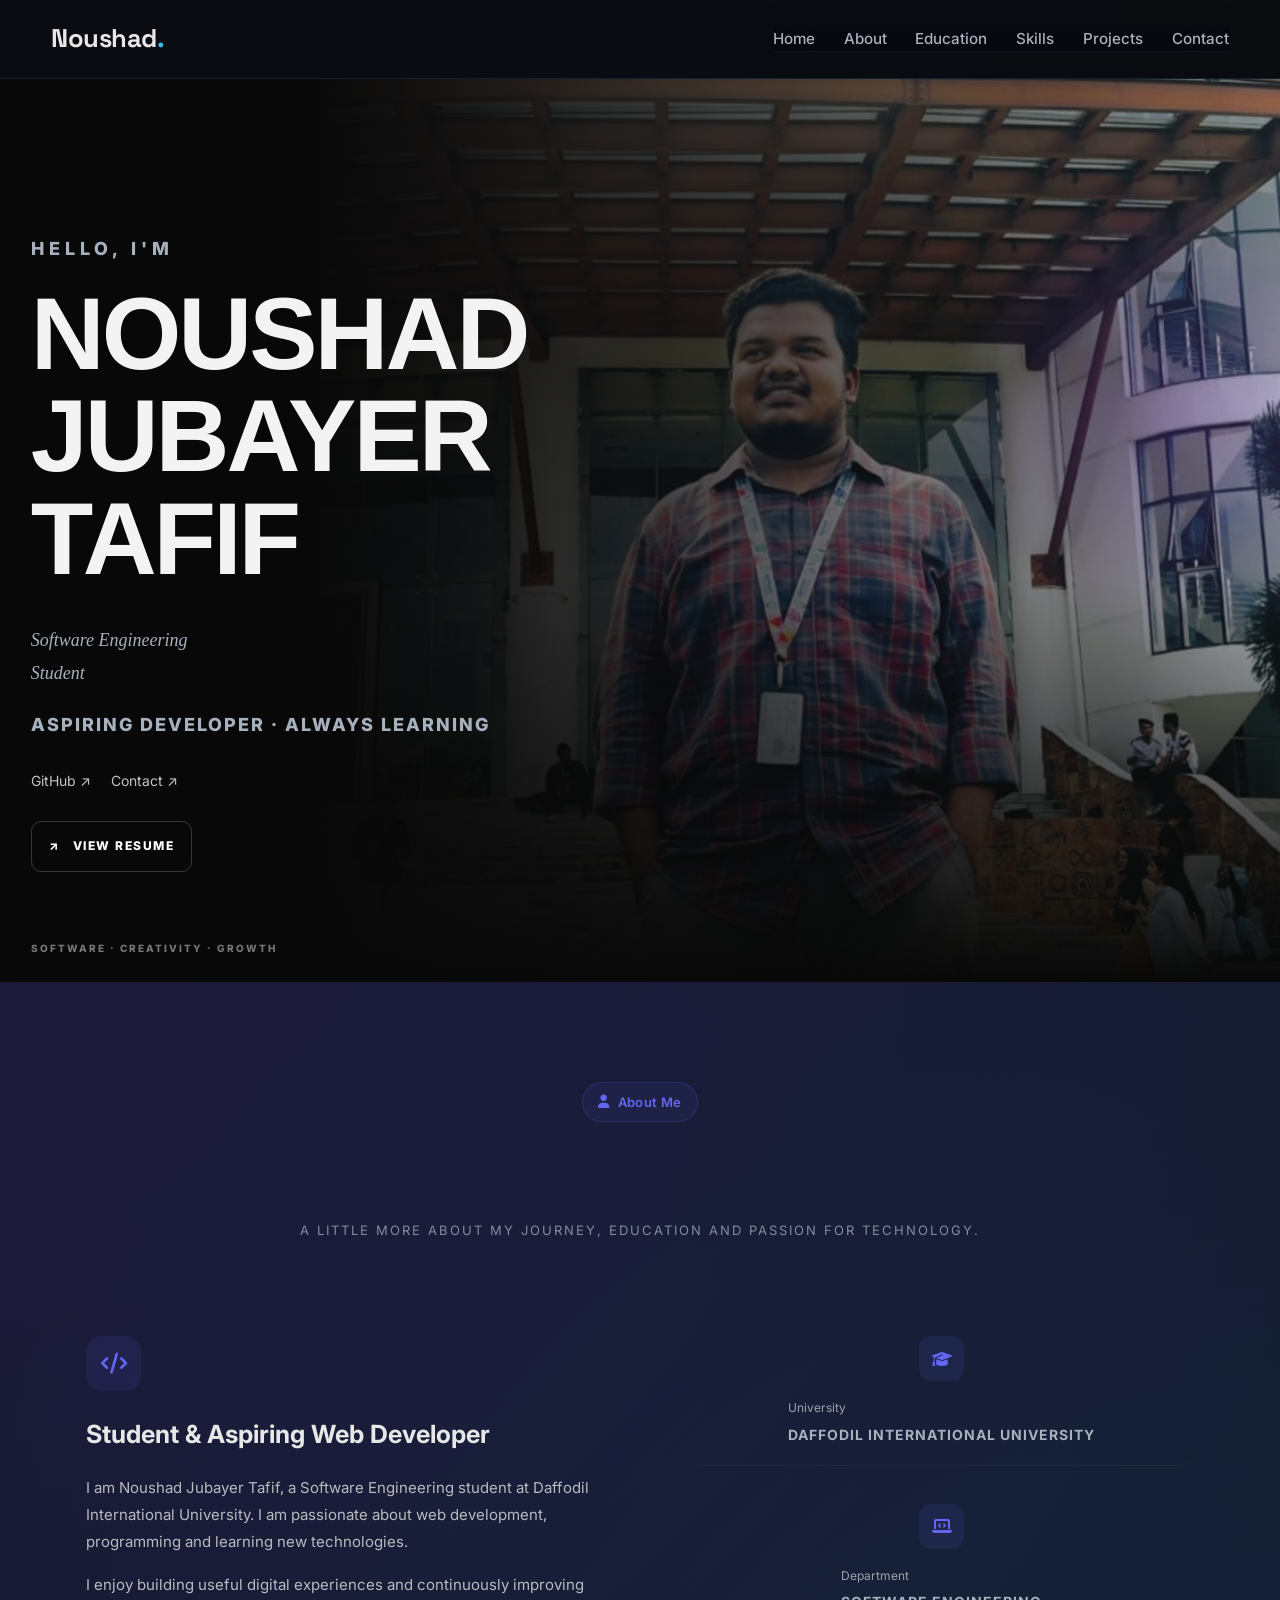
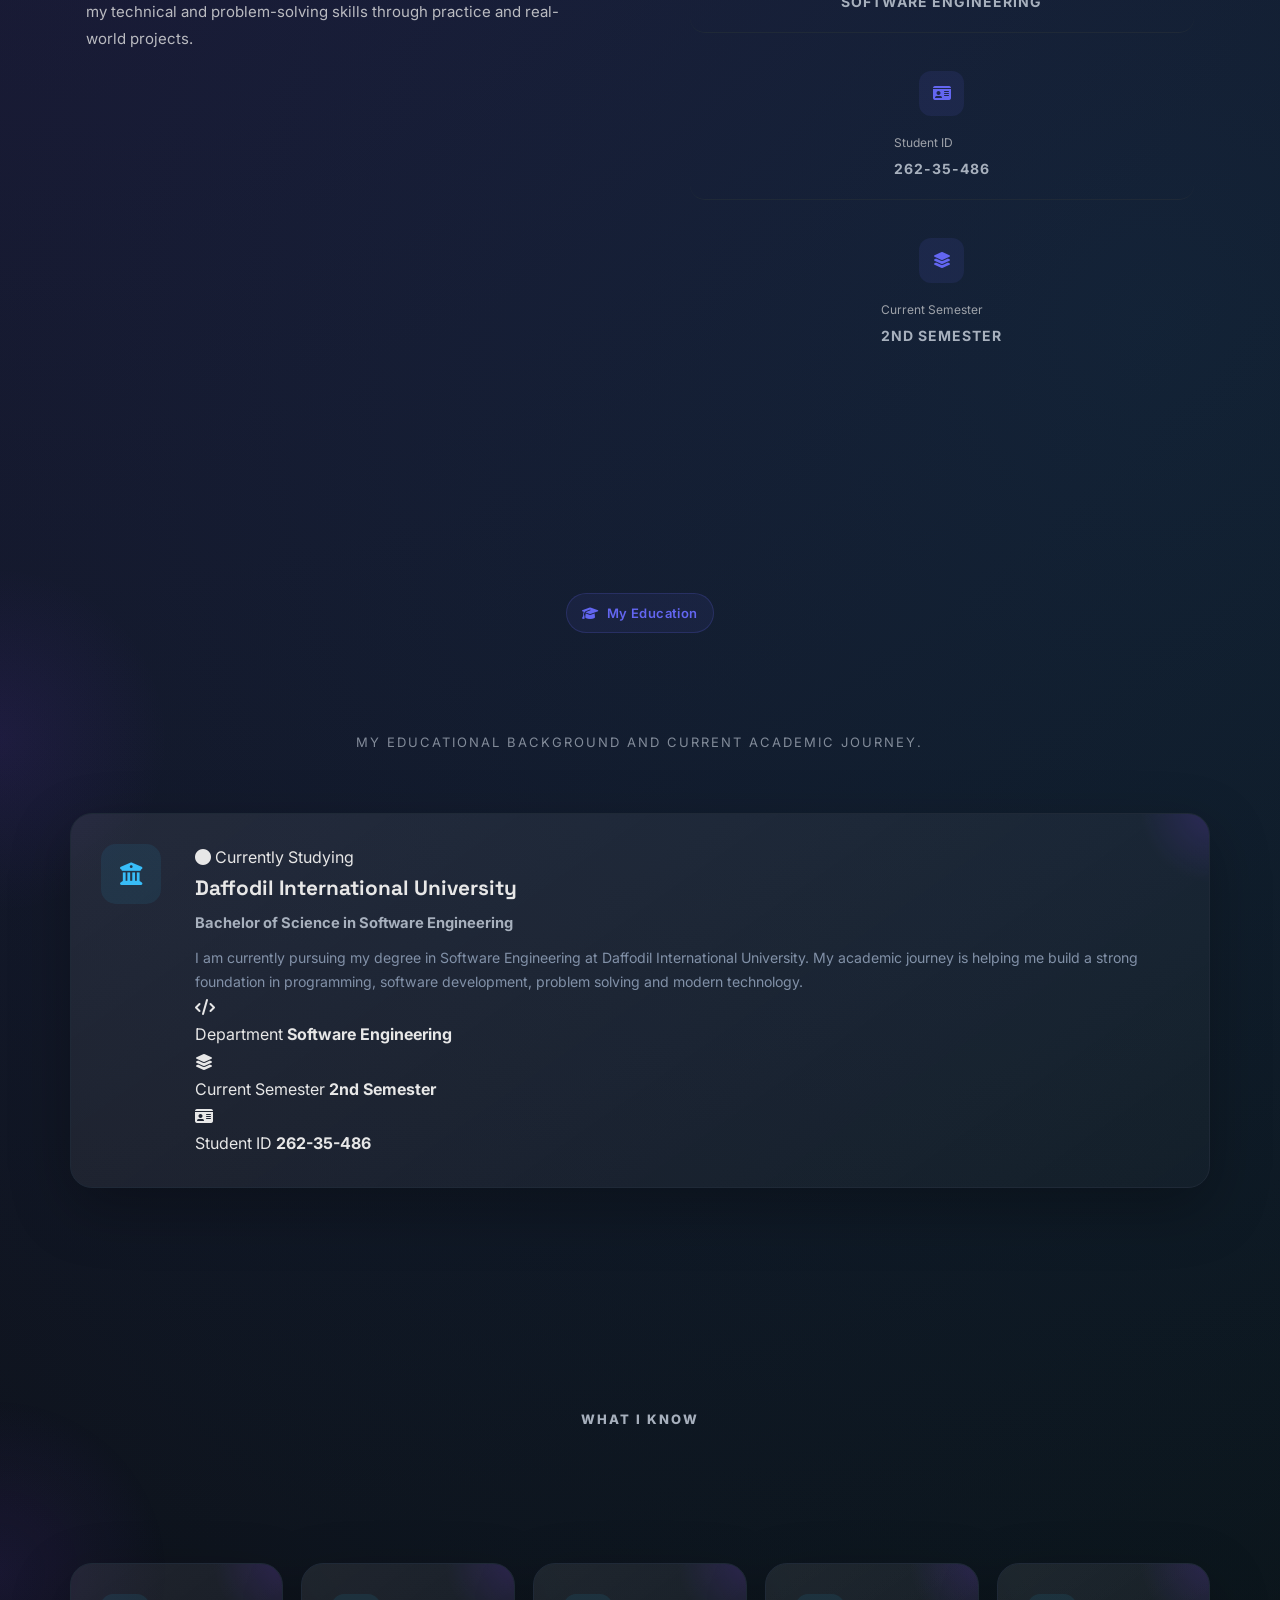
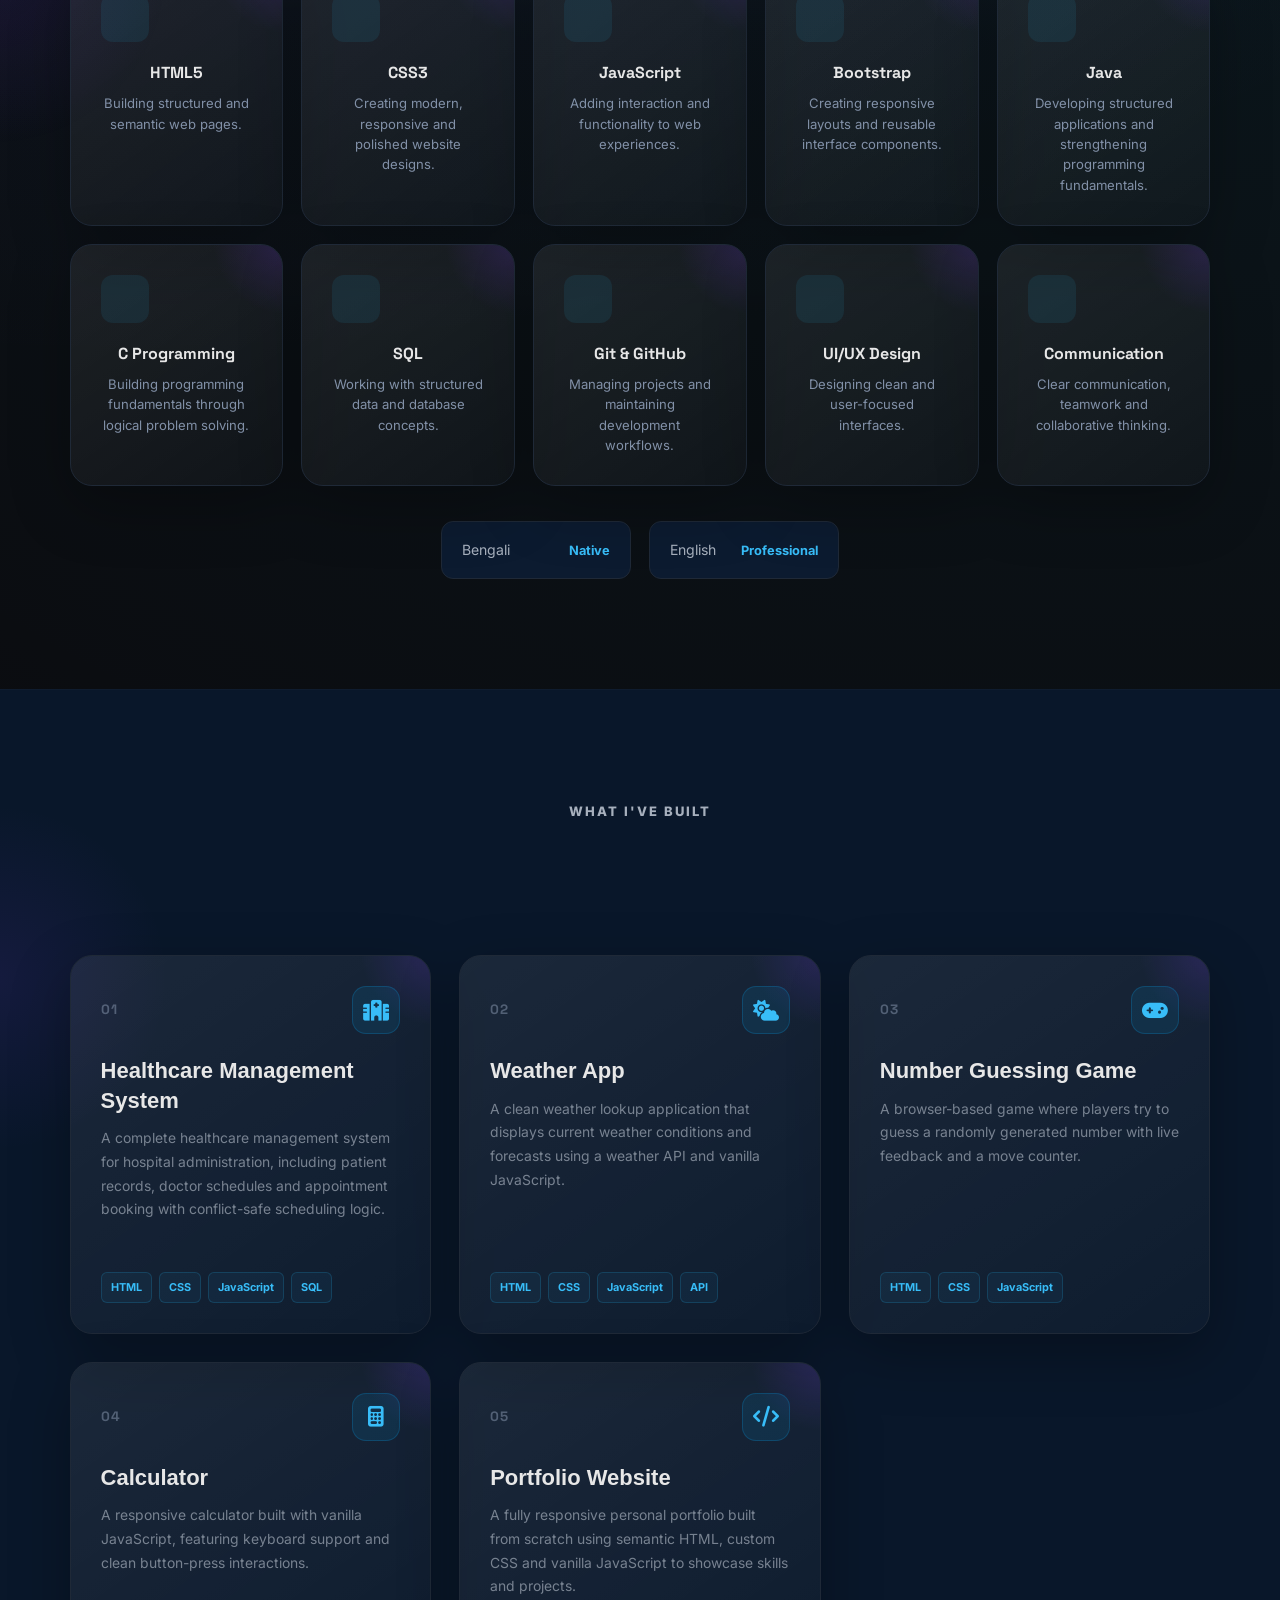
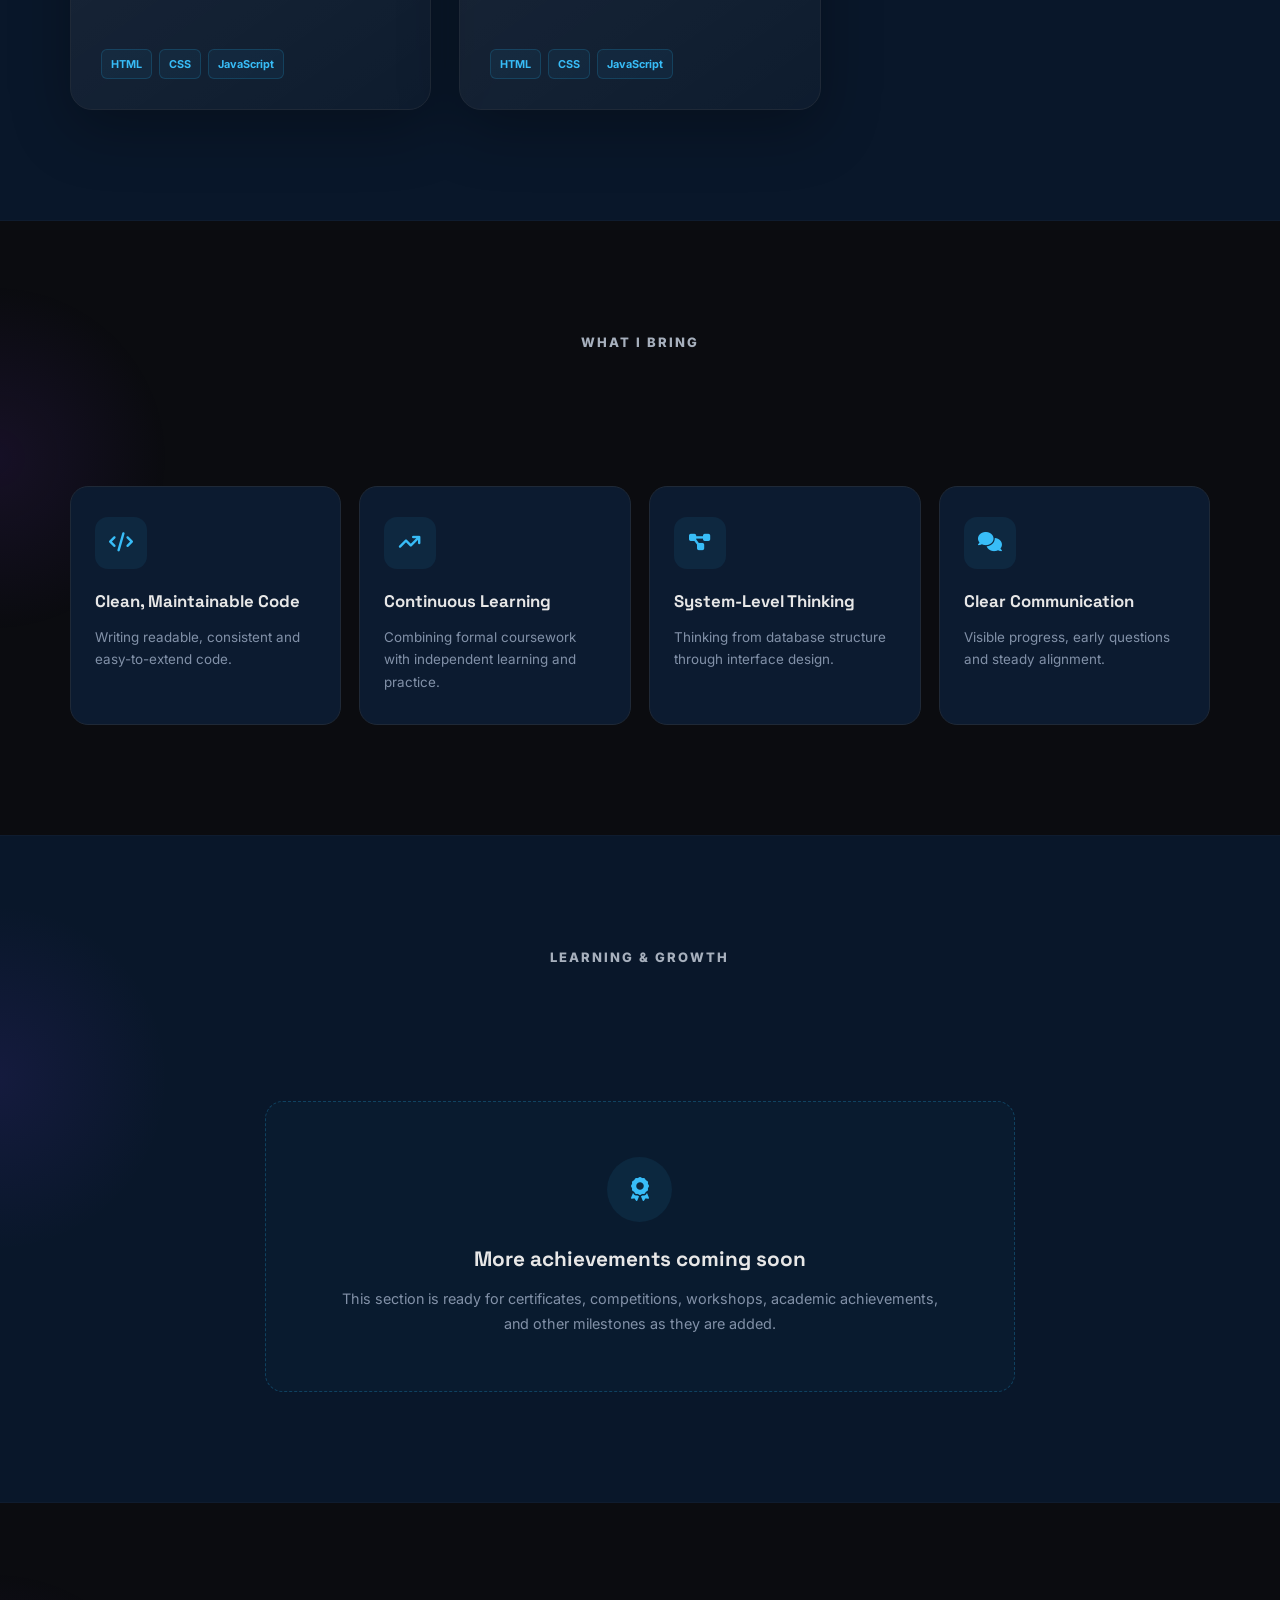
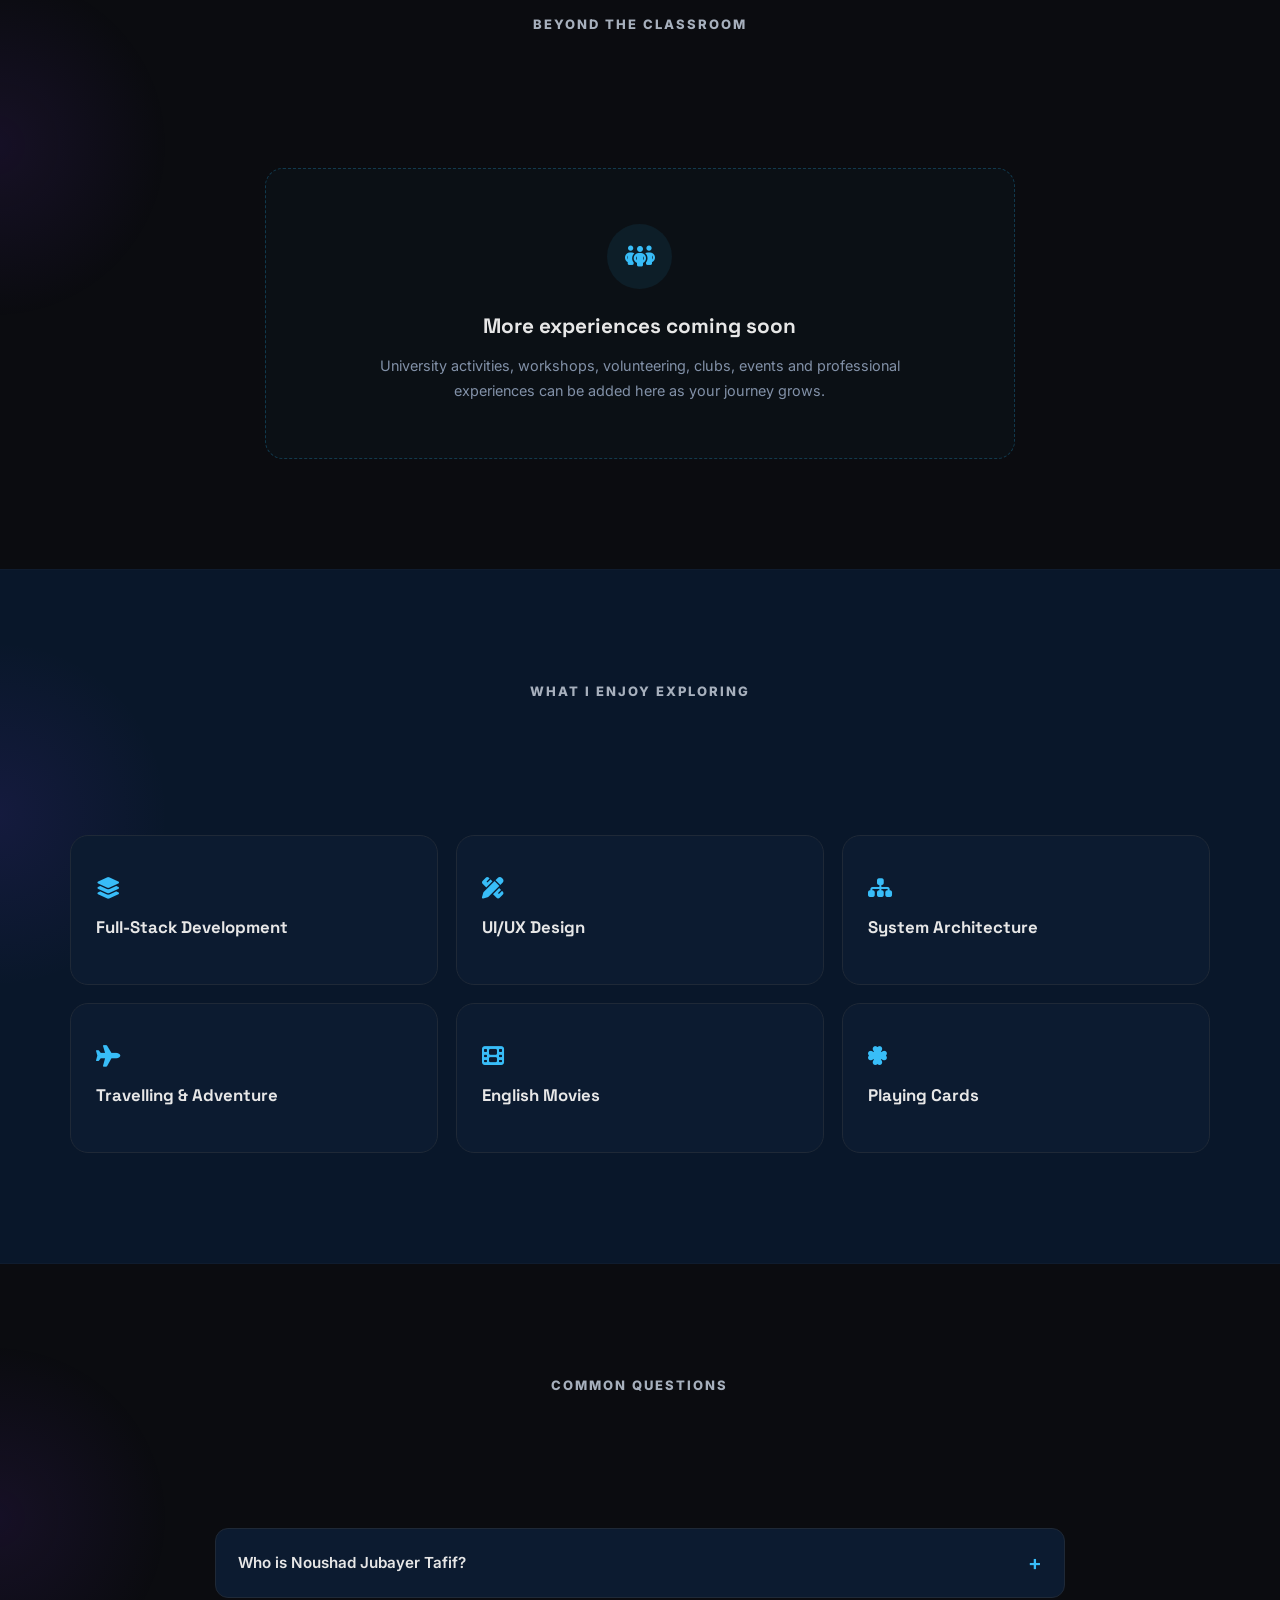
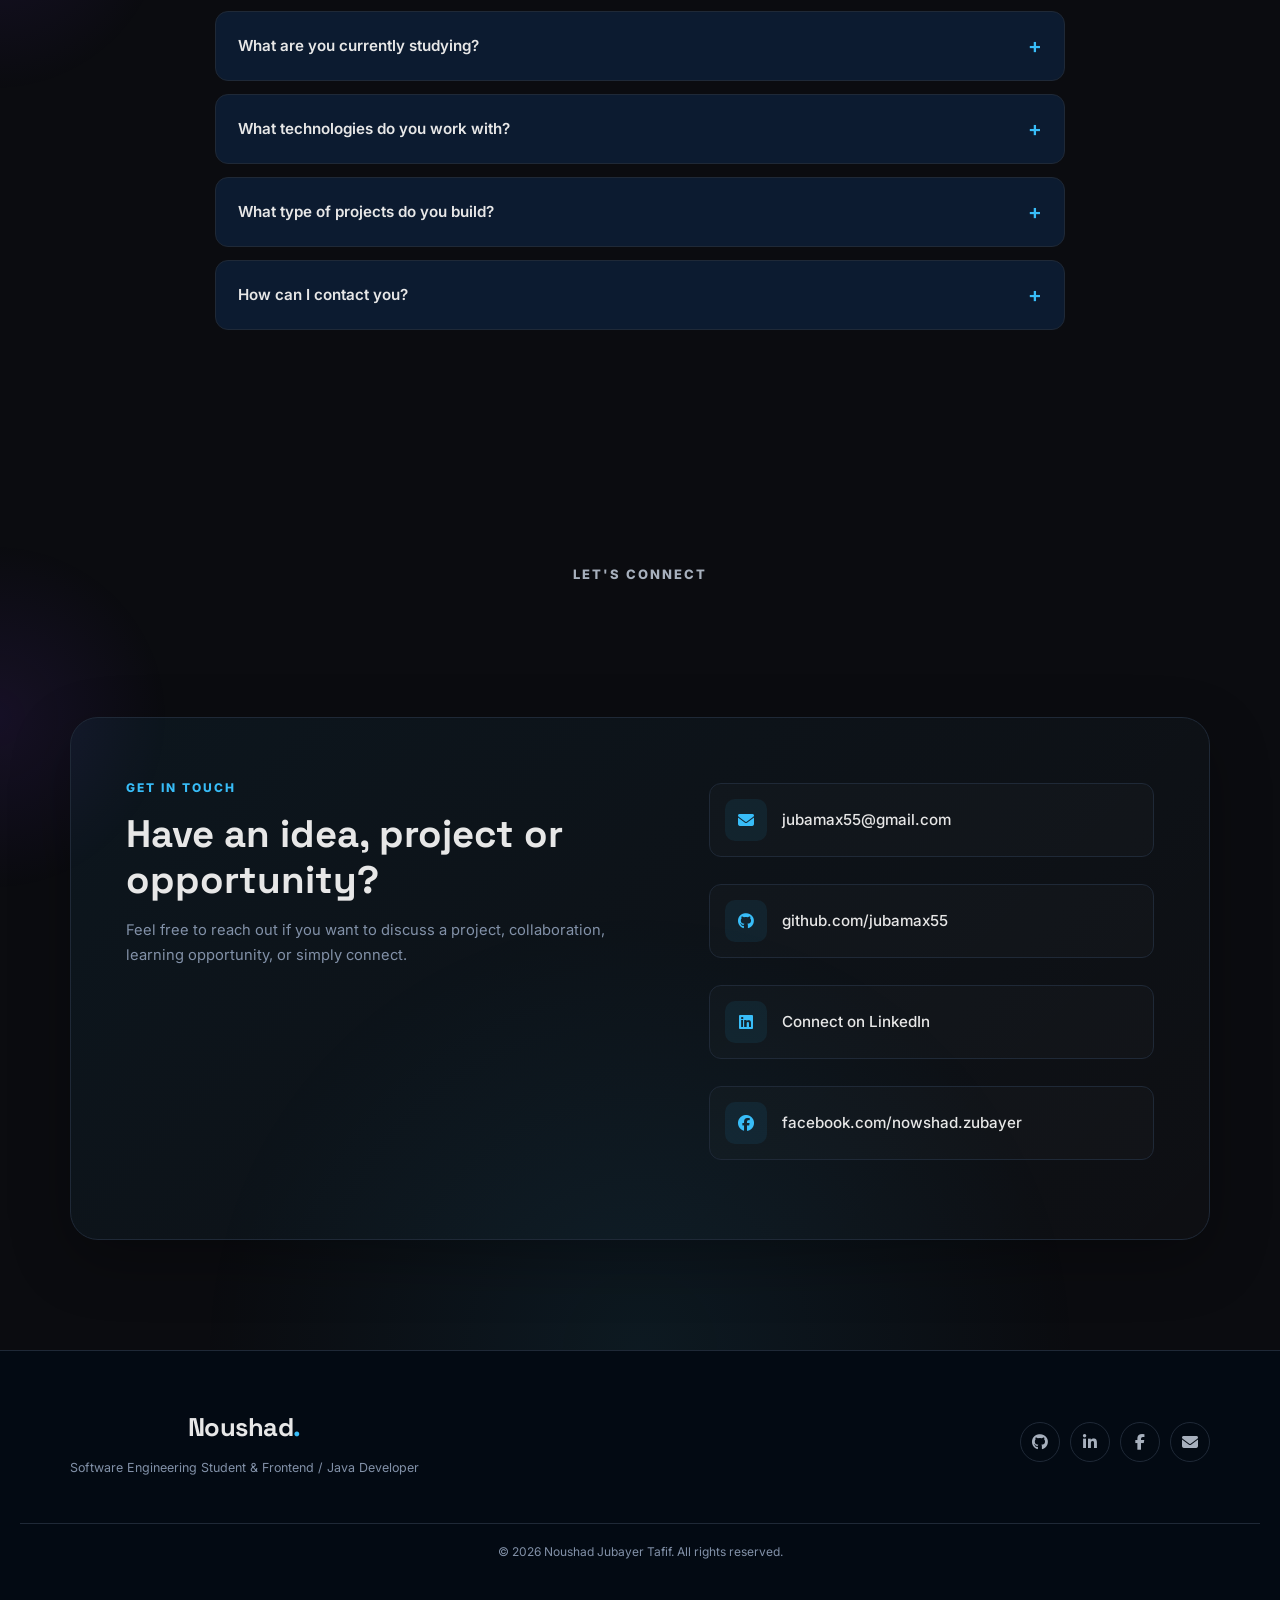
<file: index.html>
<!DOCTYPE html>
<html lang="en">

<head>
    <meta charset="UTF-8">
    <meta name="viewport" content="width=device-width, initial-scale=1.0">

    <title>Noushad Jubayer Tafif | Software Engineering Student</title>

    <meta
        name="description"
        content="Portfolio of Noshad Jubayer Tafif, a Software Engineering student and Frontend / Java Developer."
    >

    <!-- Main CSS -->
    <link rel="stylesheet" href="style.css">

    <!-- Font Awesome -->
    <link
        rel="stylesheet"
        href="https://cdnjs.cloudflare.com/ajax/libs/font-awesome/6.5.2/css/all.min.css"
    >
</head>

<body>

    <!-- =====================================================
         NAVBAR
    ====================================================== -->

    <header class="navbar" id="navbar">

        <div class="container nav-container">

            <a href="#home" class="logo">
                Noushad<span>.</span>
            </a>

            <button
                class="menu-toggle"
                id="menuToggle"
                aria-label="Open navigation menu"
                aria-expanded="false"
            >
                <i class="fa-solid fa-bars"></i>
            </button>

           
<nav class="nav-menu" id="navMenu">
    <a href="index.html">Home</a>
    <a href="about.html">About</a>
    <a href="education.html">Education</a>
    <a href="skills.html">Skills</a>
    <a href="projects.html">Projects</a>
    <a href="contact.html">Contact</a>
</nav>

        </div>

    </header>


    <main>

        <!-- =====================================================
             HERO
        ====================================================== -->

       <!-- =====================================================
     HOME / HERO
====================================================== -->

<!-- =====================================================
     PREMIUM HOME / HERO SECTION
====================================================== -->


<section class="friend-style-hero" id="home">

  <!-- Background portrait and overlays -->
  <div class="friend-hero-photo" aria-hidden="true"></div>
  <div class="friend-hero-overlay" aria-hidden="true"></div>

  <!-- Navigation -->
   <!-- Main content -->
  <div class="friend-hero-content">

    <p class="friend-hero-intro">HELLO, I'M</p>

    <h1>
      NOUSHAD<br />
      JUBAYER<br />
      TAFIF
    </h1>

    <p class="friend-hero-role">
      Software Engineering<br />Student
    </p>

    <p class="friend-hero-tagline">
      ASPIRING DEVELOPER · ALWAYS LEARNING
    </p>

    <div class="friend-hero-socials">
      <a href="https://github.com/jubamax55"
         target="_blank" rel="noopener noreferrer">GitHub ↗</a>
      <a href="#contact">Contact ↗</a>
    </div>

    <a class="friend-hero-resume"
       href="Noushad_Jubayer_Tafif_CV.pdf"
       target="_blank" rel="noopener noreferrer">
      ↗ &nbsp; VIEW RESUME
    </a>

  </div>

  <div class="friend-hero-footer">
    SOFTWARE · CREATIVITY · GROWTH
  </div>

</section>



        <!-- =====================================================
             ABOUT
        ====================================================== -->

        <!-- =====================================================
     ABOUT SECTION
====================================================== -->

<section class="about modern-about" id="about">

    <div class="container">

        <!-- SECTION HEADING -->
        <div class="section-heading">
            <span class="section-badge">
                <i class="fa-solid fa-user"></i>
                About Me
            </span>

            <h2>
                Get to Know <span>Me</span>
            </h2>

            <p>
                A little more about my journey, education and passion
                for technology.
            </p>
        </div>

        <!-- ABOUT CONTENT -->
        <div class="about-modern-grid">

            <!-- LEFT SIDE -->
            <div class="about-intro-card">

                <div class="about-icon">
                    <i class="fa-solid fa-code"></i>
                </div>

                <h3>
                    Student &amp; Aspiring Web Developer
                </h3>

                <p>
                    I am Noushad Jubayer Tafif, a Software Engineering
                    student at Daffodil International University. I am
                    passionate about web development, programming and
                    learning new technologies.
                </p>

                <p>
                    I enjoy building useful digital experiences and
                    continuously improving my technical and problem-solving
                    skills through practice and real-world projects.
                </p>

            </div>

            <!-- RIGHT SIDE -->
            <div class="about-info-card">

                <div class="info-item">
                    <div class="info-icon">
                        <i class="fa-solid fa-graduation-cap"></i>
                    </div>

                    <div>
                        <span>University</span>
                        <strong>Daffodil International University</strong>
                    </div>
                </div>

                <div class="info-item">
                    <div class="info-icon">
                        <i class="fa-solid fa-laptop-code"></i>
                    </div>

                    <div>
                        <span>Department</span>
                        <strong>Software Engineering</strong>
                    </div>
                </div>

                <div class="info-item">
                    <div class="info-icon">
                        <i class="fa-solid fa-id-card"></i>
                    </div>

                    <div>
                        <span>Student ID</span>
                        <strong>262-35-486</strong>
                    </div>
                </div>

                <div class="info-item">
                    <div class="info-icon">
                        <i class="fa-solid fa-layer-group"></i>
                    </div>

                    <div>
                        <span>Current Semester</span>
                        <strong>2nd Semester</strong>
                    </div>
                </div>

            </div>

        </div>

    </div>

</section>


        <!-- =====================================================
             EDUCATION
        ====================================================== -->

<!-- =====================================================
     EDUCATION SECTION
====================================================== -->

<section class="section modern-education" id="education">

    <div class="container">

        <!-- SECTION HEADING -->
        <div class="section-heading">

            <span class="section-badge">
                <i class="fa-solid fa-graduation-cap"></i>
                My Education
            </span>

            <h2>
                Academic <span>Journey</span>
            </h2>

            <p>
                My educational background and current academic journey.
            </p>

        </div>


        <!-- EDUCATION CARD -->
        <div class="education-card">

            <!-- ICON -->
            <div class="education-icon">
                <i class="fa-solid fa-building-columns"></i>
            </div>


            <!-- CONTENT -->
            <div class="education-content">

                <span class="education-status">
                    <i class="fa-solid fa-circle"></i>
                    Currently Studying
                </span>

                <h3>
                    Daffodil International University
                </h3>

                <h4>
                    Bachelor of Science in Software Engineering
                </h4>

                <p class="education-description">
                    I am currently pursuing my degree in Software
                    Engineering at Daffodil International University.
                    My academic journey is helping me build a strong
                    foundation in programming, software development,
                    problem solving and modern technology.
                </p>


                <!-- EDUCATION DETAILS -->
                <div class="education-details">

                    <div class="education-detail">

                        <i class="fa-solid fa-code"></i>

                        <div>
                            <span>Department</span>
                            <strong>Software Engineering</strong>
                        </div>

                    </div>


                    <div class="education-detail">

                        <i class="fa-solid fa-layer-group"></i>

                        <div>
                            <span>Current Semester</span>
                            <strong>2nd Semester</strong>
                        </div>

                    </div>


                    <div class="education-detail">

                        <i class="fa-solid fa-id-card"></i>

                        <div>
                            <span>Student ID</span>
                            <strong>262-35-486</strong>
                        </div>

                    </div>

                </div>

            </div>

        </div>

    </div>

</section>


        <!-- =====================================================
             SKILLS
        ====================================================== -->

        <section class="section" id="skills">

            <div class="container">

                <div class="section-title">

                    <p>WHAT I KNOW</p>

                    <h2>My Skills</h2>

                </div>


                <div class="skills-grid">


                    <!-- HTML -->

                    <div class="skill-card">

                        <div class="skill-icon">
                            <i class="fa-brands fa-html5"></i>
                        </div>

                        <h3>HTML5</h3>

                        <p>
                            Building structured and semantic web pages.
                        </p>

                    </div>


                    <!-- CSS -->

                    <div class="skill-card">

                        <div class="skill-icon">
                            <i class="fa-brands fa-css3-alt"></i>
                        </div>

                        <h3>CSS3</h3>

                        <p>
                            Creating modern, responsive and polished
                            website designs.
                        </p>

                    </div>


                    <!-- JavaScript -->

                    <div class="skill-card">

                        <div class="skill-icon">
                            <i class="fa-brands fa-js"></i>
                        </div>

                        <h3>JavaScript</h3>

                        <p>
                            Adding interaction and functionality to
                            web experiences.
                        </p>

                    </div>


                    <!-- Bootstrap -->

                    <div class="skill-card">

                        <div class="skill-icon">
                            <i class="fa-brands fa-bootstrap"></i>
                        </div>

                        <h3>Bootstrap</h3>

                        <p>
                            Creating responsive layouts and reusable
                            interface components.
                        </p>

                    </div>


                    <!-- Java -->

                    <div class="skill-card">

                        <div class="skill-icon">
                            <i class="fa-brands fa-java"></i>
                        </div>

                        <h3>Java</h3>

                        <p>
                            Developing structured applications and
                            strengthening programming fundamentals.
                        </p>

                    </div>


                    <!-- C -->

                    <div class="skill-card">

                        <div class="skill-icon">
                            <i class="fa-solid fa-code"></i>
                        </div>

                        <h3>C Programming</h3>

                        <p>
                            Building programming fundamentals through
                            logical problem solving.
                        </p>

                    </div>


                    <!-- SQL -->

                    <div class="skill-card">

                        <div class="skill-icon">
                            <i class="fa-solid fa-database"></i>
                        </div>

                        <h3>SQL</h3>

                        <p>
                            Working with structured data and database
                            concepts.
                        </p>

                    </div>


                    <!-- Git -->

                    <div class="skill-card">

                        <div class="skill-icon">
                            <i class="fa-brands fa-git-alt"></i>
                        </div>

                        <h3>Git &amp; GitHub</h3>

                        <p>
                            Managing projects and maintaining development
                            workflows.
                        </p>

                    </div>


                    <!-- UI/UX -->

                    <div class="skill-card">

                        <div class="skill-icon">
                            <i class="fa-solid fa-pen-ruler"></i>
                        </div>

                        <h3>UI/UX Design</h3>

                        <p>
                            Designing clean and user-focused interfaces.
                        </p>

                    </div>


                    <!-- Communication -->

                    <div class="skill-card">

                        <div class="skill-icon">
                            <i class="fa-solid fa-comments"></i>
                        </div>

                        <h3>Communication</h3>

                        <p>
                            Clear communication, teamwork and
                            collaborative thinking.
                        </p>

                    </div>

                </div>


                <!-- Languages -->

                <div class="languages-box">

                    <div class="language-item">

                        <span>
                            Bengali
                        </span>

                        <strong>
                            Native
                        </strong>

                    </div>


                    <div class="language-item">

                        <span>
                            English
                        </span>

                        <strong>
                            Professional
                        </strong>

                    </div>

                </div>

            </div>

        </section>


<!-- ========================================
     PROJECTS
======================================== -->

<!-- ================================
     PROJECTS
================================= -->

<section class="section dark-section" id="projects">

    <div class="container">

        <div class="section-title">
            <p>WHAT I'VE BUILT</p>
            <h2>Featured Projects</h2>
        </div>

        <div class="projects-grid">

            <!-- Project 01 -->
            <article class="project-card">

                <div class="project-top">
                    <span class="project-number">01</span>

                    <div class="project-icon">
                        <i class="fa-solid fa-hospital"></i>
                    </div>
                </div>

                <h3>Healthcare Management System</h3>

                <p>
                    A complete healthcare management system for hospital
                    administration, including patient records, doctor
                    schedules and appointment booking with conflict-safe
                    scheduling logic.
                </p>

                <div class="project-tags">
                    <span>HTML</span>
                    <span>CSS</span>
                    <span>JavaScript</span>
                    <span>SQL</span>
                </div>

            </article>


            <!-- Project 02 -->
            <article class="project-card">

                <div class="project-top">
                    <span class="project-number">02</span>

                    <div class="project-icon">
                        <i class="fa-solid fa-cloud-sun"></i>
                    </div>
                </div>

                <h3>Weather App</h3>

                <p>
                    A clean weather lookup application that displays
                    current weather conditions and forecasts using a
                    weather API and vanilla JavaScript.
                </p>

                <div class="project-tags">
                    <span>HTML</span>
                    <span>CSS</span>
                    <span>JavaScript</span>
                    <span>API</span>
                </div>

            </article>


            <!-- Project 03 -->
            <article class="project-card">

                <div class="project-top">
                    <span class="project-number">03</span>

                    <div class="project-icon">
                        <i class="fa-solid fa-gamepad"></i>
                    </div>
                </div>

                <h3>Number Guessing Game</h3>

                <p>
                    A browser-based game where players try to guess
                    a randomly generated number with live feedback
                    and a move counter.
                </p>

                <div class="project-tags">
                    <span>HTML</span>
                    <span>CSS</span>
                    <span>JavaScript</span>
                </div>

            </article>


            <!-- Project 04 -->
            <article class="project-card">

                <div class="project-top">
                    <span class="project-number">04</span>

                    <div class="project-icon">
                        <i class="fa-solid fa-calculator"></i>
                    </div>
                </div>

                <h3>Calculator</h3>

                <p>
                    A responsive calculator built with vanilla
                    JavaScript, featuring keyboard support and
                    clean button-press interactions.
                </p>

                <div class="project-tags">
                    <span>HTML</span>
                    <span>CSS</span>
                    <span>JavaScript</span>
                </div>

            </article>


            <!-- Project 05 -->
            <article class="project-card">

                <div class="project-top">
                    <span class="project-number">05</span>

                    <div class="project-icon">
                        <i class="fa-solid fa-code"></i>
                    </div>
                </div>

                <h3>Portfolio Website</h3>

                <p>
                    A fully responsive personal portfolio built from
                    scratch using semantic HTML, custom CSS and
                    vanilla JavaScript to showcase skills and projects.
                </p>

                <div class="project-tags">
                    <span>HTML</span>
                    <span>CSS</span>
                    <span>JavaScript</span>
                </div>

            </article>

        </div>

    </div>

</section>

        <!-- =====================================================
             STRENGTHS
        ====================================================== -->

        <section class="section" id="strengths">

            <div class="container">

                <div class="section-title">

                    <p>WHAT I BRING</p>

                    <h2>My Strengths</h2>

                </div>


                <div class="strengths-grid">


                    <div class="strength-card">

                        <div class="strength-icon">
                            <i class="fa-solid fa-code"></i>
                        </div>

                        <h3>
                            Clean, Maintainable Code
                        </h3>

                        <p>
                            Writing readable, consistent and easy-to-extend
                            code.
                        </p>

                    </div>


                    <div class="strength-card">

                        <div class="strength-icon">
                            <i class="fa-solid fa-arrow-trend-up"></i>
                        </div>

                        <h3>
                            Continuous Learning
                        </h3>

                        <p>
                            Combining formal coursework with independent
                            learning and practice.
                        </p>

                    </div>


                    <div class="strength-card">

                        <div class="strength-icon">
                            <i class="fa-solid fa-diagram-project"></i>
                        </div>

                        <h3>
                            System-Level Thinking
                        </h3>

                        <p>
                            Thinking from database structure through
                            interface design.
                        </p>

                    </div>


                    <div class="strength-card">

                        <div class="strength-icon">
                            <i class="fa-solid fa-comments"></i>
                        </div>

                        <h3>
                            Clear Communication
                        </h3>

                        <p>
                            Visible progress, early questions and
                            steady alignment.
                        </p>

                    </div>

                </div>

            </div>

        </section>


        <!-- =====================================================
             CERTIFICATES & ACHIEVEMENTS
        ====================================================== -->

        <section class="section dark-section" id="certificates">

            <div class="container">

                <div class="section-title">

                    <p>LEARNING &amp; GROWTH</p>

                    <h2>Certificates &amp; Achievements</h2>

                </div>


                <div class="empty-state-card">

                    <div class="empty-state-icon">
                        <i class="fa-solid fa-award"></i>
                    </div>

                    <h3>
                        More achievements coming soon
                    </h3>

                    <p>
                        This section is ready for certificates,
                        competitions, workshops, academic achievements,
                        and other milestones as they are added.
                    </p>

                </div>

            </div>

        </section>


        <!-- =====================================================
             ACTIVITIES
        ====================================================== -->

        <section class="section" id="activities">

            <div class="container">

                <div class="section-title">

                    <p>BEYOND THE CLASSROOM</p>

                    <h2>Activities &amp; Experience</h2>

                </div>


                <div class="empty-state-card">

                    <div class="empty-state-icon">
                        <i class="fa-solid fa-people-group"></i>
                    </div>

                    <h3>
                        More experiences coming soon
                    </h3>

                    <p>
                        University activities, workshops, volunteering,
                        clubs, events and professional experiences can
                        be added here as your journey grows.
                    </p>

                </div>

            </div>

        </section>


        <!-- =====================================================
             INTERESTS
        ====================================================== -->

        <section class="section dark-section" id="interests">

            <div class="container">

                <div class="section-title">

                    <p>WHAT I ENJOY EXPLORING</p>

                    <h2>Interests</h2>

                </div>


                <div class="interests-grid">


                    <div class="interest-card">

                        <i class="fa-solid fa-layer-group"></i>

                        <h3>
                            Full-Stack Development
                        </h3>

                    </div>


                    <div class="interest-card">

                        <i class="fa-solid fa-pen-ruler"></i>

                        <h3>
                            UI/UX Design
                        </h3>

                    </div>


                    <div class="interest-card">

                        <i class="fa-solid fa-sitemap"></i>

                        <h3>
                            System Architecture
                        </h3>

                    </div>


                    <div class="interest-card">

                        <i class="fa-solid fa-plane"></i>

                        <h3>
                            Travelling &amp; Adventure
                        </h3>

                    </div>


                    <div class="interest-card">

                        <i class="fa-solid fa-film"></i>

                        <h3>
                            English Movies
                        </h3>

                    </div>


                    <div class="interest-card">

                        <i class="fa-solid fa-clover"></i>

                        <h3>
                            Playing Cards
                        </h3>

                    </div>

                </div>

            </div>

        </section>


        <!-- =====================================================
             FAQ
        ====================================================== -->

        <section class="section" id="faq">

            <div class="container">

                <div class="section-title">

                    <p>COMMON QUESTIONS</p>

                    <h2>FAQ</h2>

                </div>


                <div class="faq-list">


                    <details class="faq-item">

                        <summary>
                            Who is Noushad Jubayer Tafif?
                        </summary>

                        <p>
                            Noushad Jubayer Tafif is a Software Engineering
                            student interested in frontend development,
                            Java programming, UI/UX design and system
                            architecture.
                        </p>

                    </details>


                    <details class="faq-item">

                        <summary>
                            What are you currently studying?
                        </summary>

                        <p>
                            I am studying B.Sc. in Software Engineering
                            at Daffodil International University.
                        </p>

                    </details>


                    <details class="faq-item">

                        <summary>
                            What technologies do you work with?
                        </summary>

                        <p>
                            My current technical skills include HTML5,
                            CSS3, JavaScript, Bootstrap, Java, C,
                            SQL, Git and GitHub.
                        </p>

                    </details>


                    <details class="faq-item">

                        <summary>
                            What type of projects do you build?
                        </summary>

                        <p>
                            I work on web applications, frontend projects,
                            programming projects and academic software
                            projects.
                        </p>

                    </details>


                    <details class="faq-item">

                        <summary>
                            How can I contact you?
                        </summary>

                        <p>
                            You can contact me through email or connect
                            with me through my social profiles below.
                        </p>

                    </details>

                </div>

            </div>

        </section>


        <!-- =====================================================
             CONTACT
        ====================================================== -->

        <section class="section contact-section" id="contact">

            <div class="container">

                <div class="section-title">

                    <p>LET'S CONNECT</p>

                    <h2>Contact Me</h2>

                </div>


                <div class="contact-box">

                    <div class="contact-content">

                        <span class="section-label">
                            GET IN TOUCH
                        </span>

                        <h3>
                            Have an idea, project or opportunity?
                        </h3>

                        <p>
                            Feel free to reach out if you want to discuss
                            a project, collaboration, learning opportunity,
                            or simply connect.
                        </p>

                    </div>


                    <div class="contact-info">


                        <a
                            href="mailto:jubamax55@gmail.com"
                            class="contact-item"
                        >

                            <i class="fa-solid fa-envelope"></i>

                            <div>

                                <strong>
                                    Email
                                </strong>

                                <span>
                                    jubamax55@gmail.com
                                </span>

                            </div>

                        </a>


                        <a
                            href="https://github.com/jubamax55"
                            target="_blank"
                            rel="noopener noreferrer"
                            class="contact-item"
                        >

                            <i class="fa-brands fa-github"></i>

                            <div>

                                <strong>
                                    GitHub
                                </strong>

                                <span>
                                    github.com/jubamax55
                                </span>

                            </div>

                        </a>


                        <a
                            href="https://www.linkedin.com/in/noushad-jubayer-tafif-a48422415/"
                            target="_blank"
                            rel="noopener noreferrer"
                            class="contact-item"
                        >

                            <i class="fa-brands fa-linkedin"></i>

                            <div>

                                <strong>
                                    LinkedIn
                                </strong>

                                <span>
                                    Connect on LinkedIn
                                </span>

                            </div>

                        </a>


                        <a
                            href="https://www.facebook.com/nowshad.zubayer"
                            target="_blank"
                            rel="noopener noreferrer"
                            class="contact-item"
                        >

                            <i class="fa-brands fa-facebook"></i>

                            <div>

                                <strong>
                                    Facebook
                                </strong>

                                <span>
                                    facebook.com/nowshad.zubayer
                                </span>

                            </div>

                        </a>

                    </div>

                </div>

            </div>

        </section>

    </main>


    <!-- =====================================================
         FOOTER
    ====================================================== -->

    <footer class="footer">

        <div class="container footer-container">

            <div class="footer-brand">

                <a href="#home" class="logo">
                    Noushad<span>.</span>
                </a>

                <p>
                    Software Engineering Student &amp;
                    Frontend / Java Developer
                </p>

            </div>


            <div class="footer-socials">

                <a
                    href="https://github.com/jubamax55"
                    target="_blank"
                    rel="noopener noreferrer"
                    aria-label="GitHub"
                >
                    <i class="fa-brands fa-github"></i>
                </a>

                <a
                    href="https://www.linkedin.com/in/noushad-jubayer-tafif-a48422415/"
                    target="_blank"
                    rel="noopener noreferrer"
                    aria-label="LinkedIn"
                >
                    <i class="fa-brands fa-linkedin-in"></i>
                </a>

                <a
                    href="https://www.facebook.com/nowshad.zubayer"
                    target="_blank"
                    rel="noopener noreferrer"
                    aria-label="Facebook"
                >
                    <i class="fa-brands fa-facebook-f"></i>
                </a>

                <a
                    href="mailto:jubamax55@gmail.com"
                    aria-label="Email"
                >
                    <i class="fa-solid fa-envelope"></i>
                </a>

            </div>

        </div>


        <div class="footer-bottom">

            <p>
                &copy; 2026 Noushad Jubayer Tafif. All rights reserved.
            </p>

        </div>

    </footer>


    <!-- JavaScript -->
    <script src="script.js"></script>

</body>

</html>
</file>
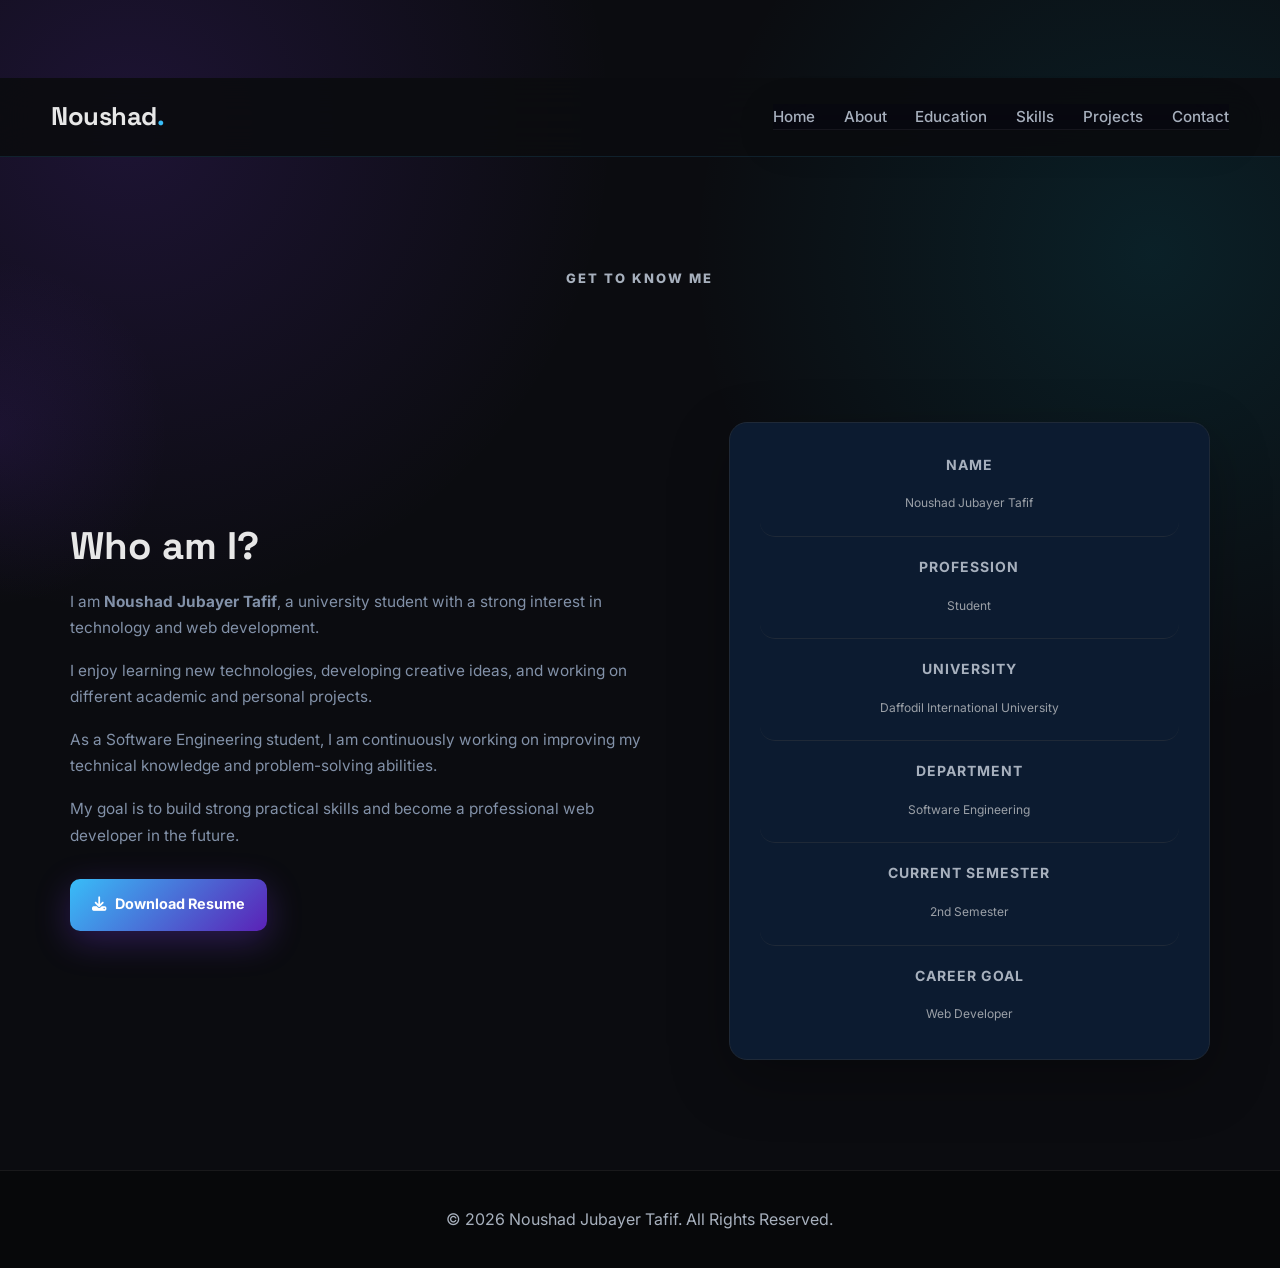
<file: about.html>
<!DOCTYPE html>
<html lang="en">

<head>
    <meta charset="UTF-8">
    <meta name="viewport" content="width=device-width, initial-scale=1.0">

    <title>About Me | Noushad Jubayer Tafif</title>

    <link rel="stylesheet" href="style.css">

    <link rel="stylesheet"
        href="https://cdnjs.cloudflare.com/ajax/libs/font-awesome/6.5.2/css/all.min.css">
</head>

<body>

    <!-- ================= NAVBAR ================= -->

    <header class="navbar">

        <div class="container nav-container">

            <a href="index.html" class="logo">
                Noushad<span>.</span>
            </a>

            
<nav class="nav-menu" id="navMenu">
    <a href="index.html">Home</a>
    <a href="about.html">About</a>
    <a href="education.html">Education</a>
    <a href="skills.html">Skills</a>
    <a href="projects.html">Projects</a>
    <a href="contact.html">Contact</a>
</nav>

        </div>

    </header>


    <!-- ================= ABOUT SECTION ================= -->

    <section class="section">

        <div class="container">

            <!-- Section Heading -->

            <div class="section-title">

                <p>GET TO KNOW ME</p>

                <h2>About Me</h2>

            </div>


            <!-- About Content -->

            <div class="about-content">

                <!-- Left Side -->

                <div class="about-text">

                    <h3>Who am I?</h3>

                    <p>
                        I am <strong>Noushad Jubayer Tafif</strong>, a university
                        student with a strong interest in technology and web
                        development.
                    </p>

                    <p>
                        I enjoy learning new technologies, developing creative
                        ideas, and working on different academic and personal
                        projects.
                    </p>

                    <p>
                        As a Software Engineering student, I am continuously
                        working on improving my technical knowledge and
                        problem-solving abilities.
                    </p>

                    <p>
                        My goal is to build strong practical skills and become
                        a professional web developer in the future.
                    </p>


                    <!-- Resume Button -->

                    <div class="hero-buttons">

                        <a href="Noushad_Jubayer_Tafif_CV.pdf"
                           class="btn btn-primary"
                           download>

                            <i class="fa-solid fa-download"></i>

                            Download Resume

                        </a>

                    </div>

                </div>


                <!-- Right Side -->

                <div class="about-box">

                    <div class="info-item">

                        <strong>Name</strong>

                        <span>Noushad Jubayer Tafif</span>

                    </div>


                    <div class="info-item">

                        <strong>Profession</strong>

                        <span>Student</span>

                    </div>


                    <div class="info-item">

                        <strong>University</strong>

                        <span>Daffodil International University</span>

                    </div>


                    <div class="info-item">

                        <strong>Department</strong>

                        <span>Software Engineering</span>

                    </div>


                    <div class="info-item">

                        <strong>Current Semester</strong>

                        <span>2nd Semester</span>

                    </div>


                    <div class="info-item">

                        <strong>Career Goal</strong>

                        <span>Web Developer</span>

                    </div>

                </div>

            </div>

        </div>

    </section>


    <!-- ================= FOOTER ================= -->

    <footer>

        <div class="container">

            <p>
                © 2026 Noushad Jubayer Tafif. All Rights Reserved.
            </p>

        </div>

    </footer>


    <script src="script.js"></script>

</body>

</html>
</file>
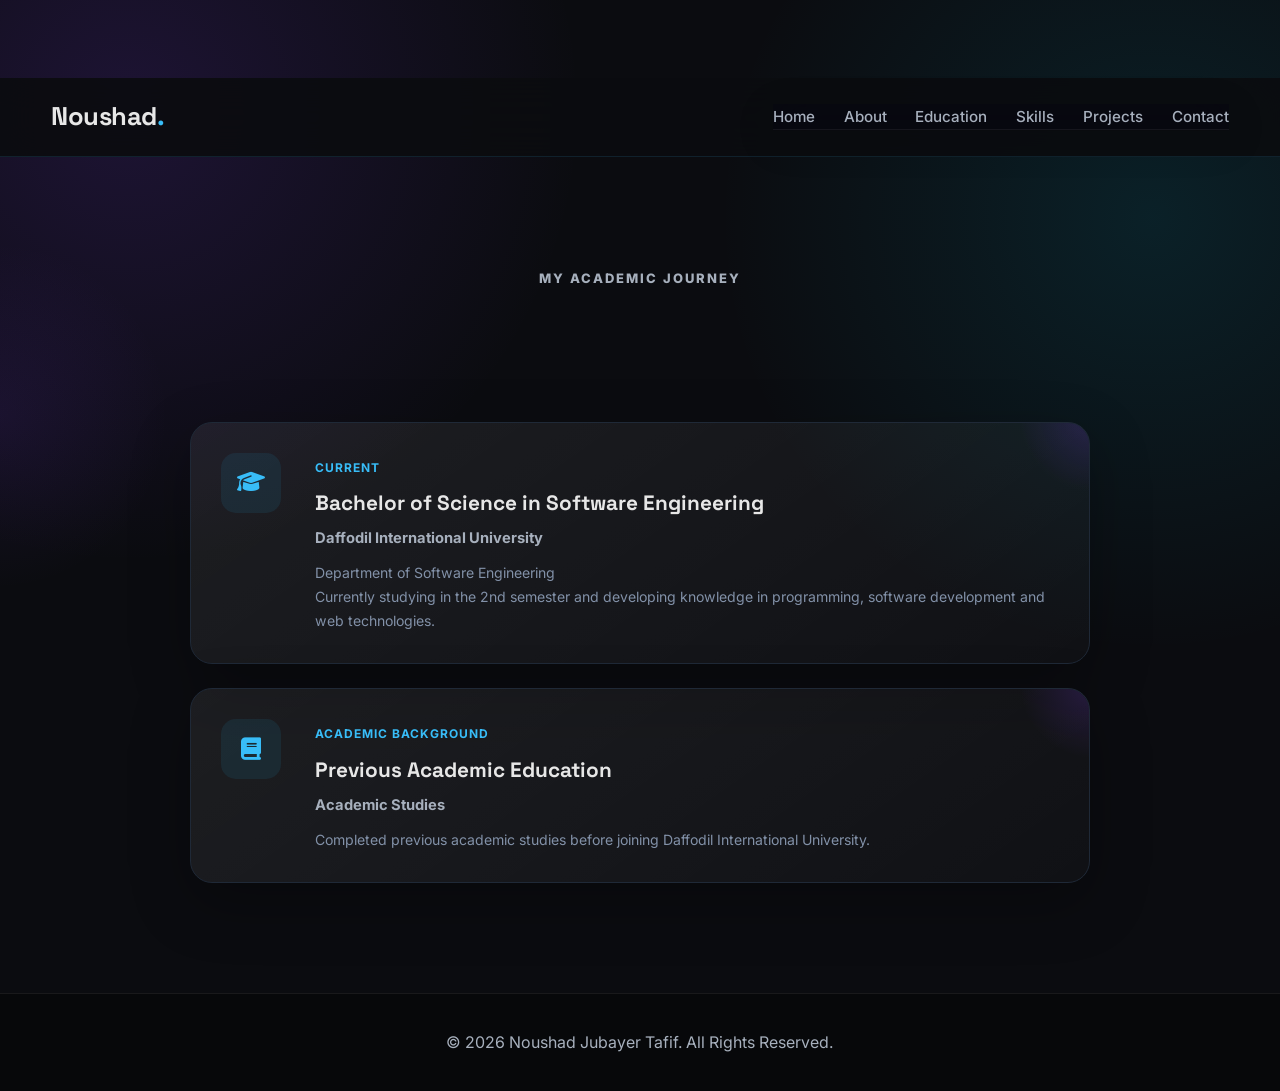
<file: education.html>
<!DOCTYPE html>
<html lang="en">

<head>
    <meta charset="UTF-8">
    <meta name="viewport" content="width=device-width, initial-scale=1.0">

    <title>Education | Noushad Jubayer Tafif</title>

    <link rel="stylesheet" href="style.css">

    <link rel="stylesheet"
        href="https://cdnjs.cloudflare.com/ajax/libs/font-awesome/6.5.2/css/all.min.css">
</head>

<body>

    <!-- ================= NAVBAR ================= -->

    <header class="navbar">

        <div class="container nav-container">

            <a href="index.html" class="logo">
                Noushad<span>.</span>
            </a>

            
<nav class="nav-menu" id="navMenu">
    <a href="index.html">Home</a>
    <a href="about.html">About</a>
    <a href="education.html">Education</a>
    <a href="skills.html">Skills</a>
    <a href="projects.html">Projects</a>
    <a href="contact.html">Contact</a>
</nav>

        </div>

    </header>


    <!-- ================= EDUCATION ================= -->

    <section class="section">

        <div class="container">

            <div class="section-title">

                <p>MY ACADEMIC JOURNEY</p>

                <h2>Education</h2>

            </div>


            <div class="education-container">


                <!-- UNIVERSITY -->

                <div class="education-card">

                    <div class="education-icon">

                        <i class="fas fa-graduation-cap"></i>

                    </div>

                    <div class="education-content">

                        <span class="education-date">
                            Current
                        </span>

                        <h3>
                            Bachelor of Science in Software Engineering
                        </h3>

                        <h4>
                            Daffodil International University
                        </h4>

                        <p>
                            Department of Software Engineering
                        </p>

                        <p>
                            Currently studying in the 2nd semester
                            and developing knowledge in programming,
                            software development and web technologies.
                        </p>

                    </div>

                </div>


                <!-- ADDITIONAL EDUCATION -->

                <div class="education-card">

                    <div class="education-icon">

                        <i class="fas fa-book"></i>

                    </div>

                    <div class="education-content">

                        <span class="education-date">
                            Academic Background
                        </span>

                        <h3>
                            Previous Academic Education
                        </h3>

                        <h4>
                            Academic Studies
                        </h4>

                        <p>
                            Completed previous academic studies
                            before joining Daffodil International
                            University.
                        </p>

                    </div>

                </div>


            </div>

        </div>

    </section>


    <!-- ================= FOOTER ================= -->

    <footer>

        <div class="container">

            <p>
                © 2026 Noushad Jubayer Tafif. All Rights Reserved.
            </p>

        </div>

    </footer>


    <script src="script.js"></script>

</body>

</html>
</file>
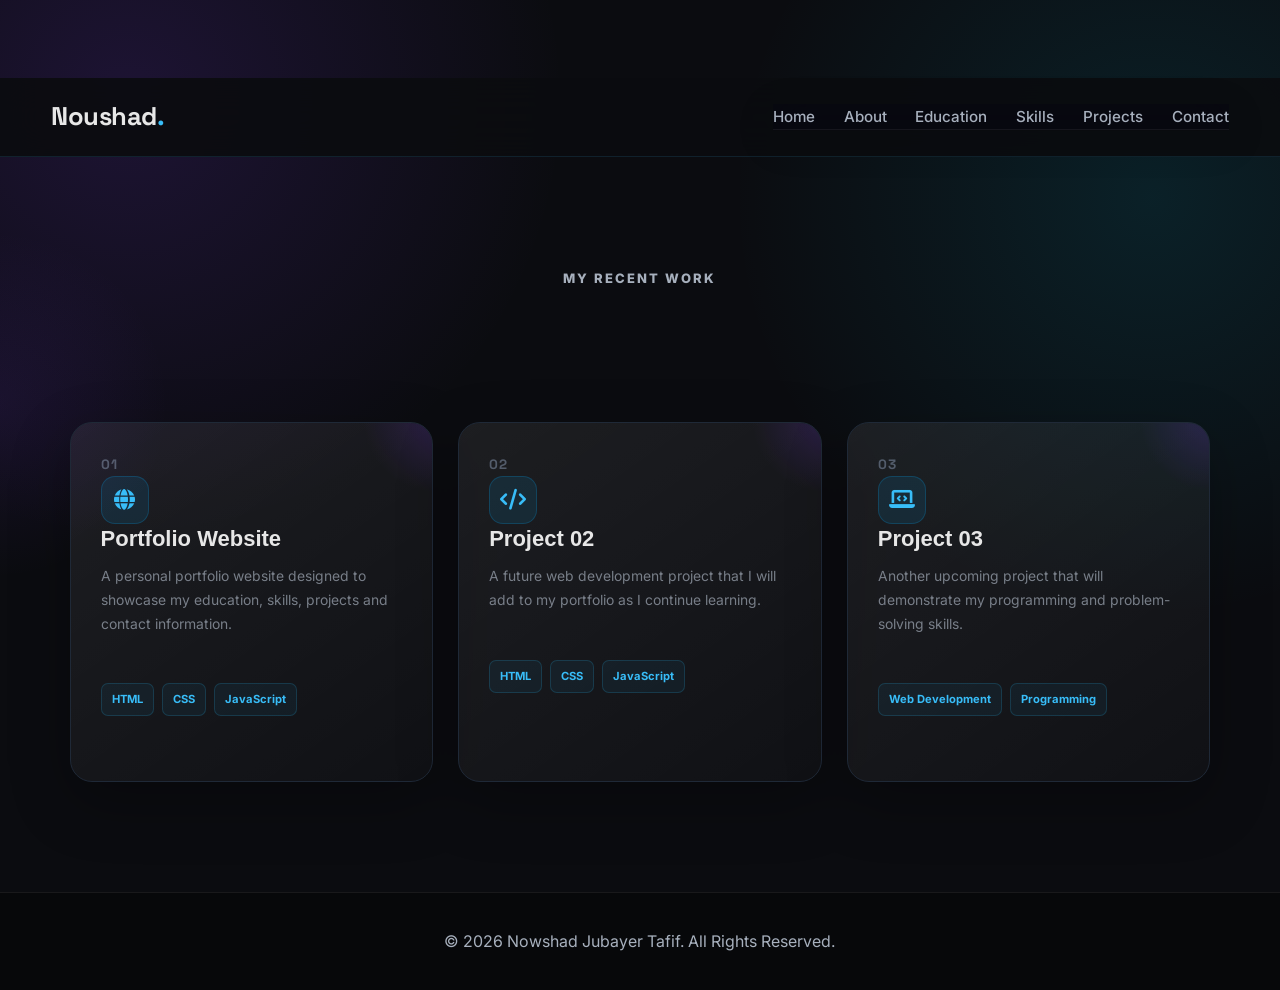
<file: projects.html>
<!DOCTYPE html>
<html lang="en">

<head>
    <meta charset="UTF-8">
    <meta name="viewport" content="width=device-width, initial-scale=1.0">

    <title>Projects | Noushad Jubayer Tafif</title>

    <link rel="stylesheet" href="style.css">

    <link rel="stylesheet"
        href="https://cdnjs.cloudflare.com/ajax/libs/font-awesome/6.5.2/css/all.min.css">
</head>

<body>

    <!-- ================= NAVBAR ================= -->

    <header class="navbar">

        <div class="container nav-container">

            <a href="index.html" class="logo">
                Noushad<span>.</span>
            </a>

            
<nav class="nav-menu" id="navMenu">
    <a href="index.html">Home</a>
    <a href="about.html">About</a>
    <a href="education.html">Education</a>
    <a href="skills.html">Skills</a>
    <a href="projects.html">Projects</a>
    <a href="contact.html">Contact</a>
</nav>


        </div>

    </header>


    <!-- ================= PROJECTS ================= -->

    <section class="section">

        <div class="container">

            <div class="section-title">

                <p>MY RECENT WORK</p>

                <h2>My Projects</h2>

            </div>


            <div class="projects-container">


                <!-- PROJECT 01 -->

                <div class="project-card">

                    <div class="project-number">
                        01
                    </div>

                    <div class="project-icon">
                        <i class="fas fa-globe"></i>
                    </div>

                    <div class="project-content">

                        <h3>Portfolio Website</h3>

                        <p>
                            A personal portfolio website designed
                            to showcase my education, skills,
                            projects and contact information.
                        </p>

                        <div class="project-tech">

                            <span>HTML</span>
                            <span>CSS</span>
                            <span>JavaScript</span>

                        </div>

                    </div>

                </div>


                <!-- PROJECT 02 -->

                <div class="project-card">

                    <div class="project-number">
                        02
                    </div>

                    <div class="project-icon">
                        <i class="fas fa-code"></i>
                    </div>

                    <div class="project-content">

                        <h3>Project 02</h3>

                        <p>
                            A future web development project
                            that I will add to my portfolio
                            as I continue learning.
                        </p>

                        <div class="project-tech">

                            <span>HTML</span>
                            <span>CSS</span>
                            <span>JavaScript</span>

                        </div>

                    </div>

                </div>


                <!-- PROJECT 03 -->

                <div class="project-card">

                    <div class="project-number">
                        03
                    </div>

                    <div class="project-icon">
                        <i class="fas fa-laptop-code"></i>
                    </div>

                    <div class="project-content">

                        <h3>Project 03</h3>

                        <p>
                            Another upcoming project that will
                            demonstrate my programming and
                            problem-solving skills.
                        </p>

                        <div class="project-tech">

                            <span>Web Development</span>
                            <span>Programming</span>

                        </div>

                    </div>

                </div>


            </div>

        </div>

    </section>


    <!-- ================= FOOTER ================= -->

    <footer>

        <div class="container">

            <p>
                © 2026 Nowshad Jubayer Tafif. All Rights Reserved.
            </p>

        </div>

    </footer>


    <script src="script.js"></script>

</body>

</html>
</file>
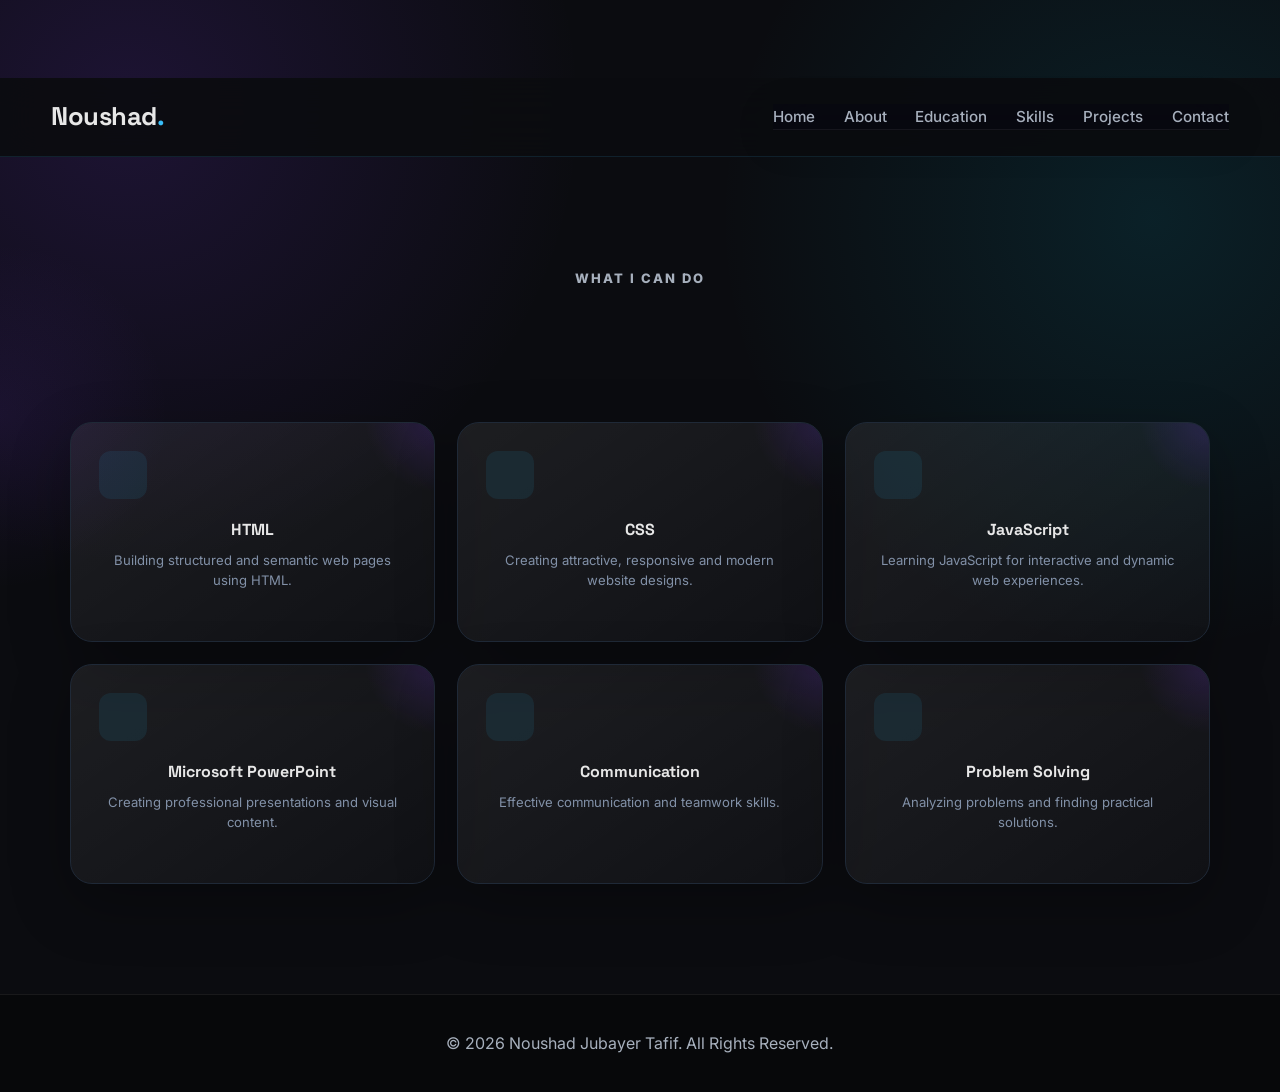
<file: skills.html>
<!DOCTYPE html>
<html lang="en">

<head>
    <meta charset="UTF-8">
    <meta name="viewport" content="width=device-width, initial-scale=1.0">

    <title>Skills | Noushad Jubayer Tafif</title>

    <link rel="stylesheet" href="style.css">

    <link rel="stylesheet"
        href="https://cdnjs.cloudflare.com/ajax/libs/font-awesome/6.5.2/css/all.min.css">
</head>

<body>

    <!-- ================= NAVBAR ================= -->

    <header class="navbar">

        <div class="container nav-container">

            <a href="index.html" class="logo">
                Noushad<span>.</span>
            </a>

            
<nav class="nav-menu" id="navMenu">
    <a href="index.html">Home</a>
    <a href="about.html">About</a>
    <a href="education.html">Education</a>
    <a href="skills.html">Skills</a>
    <a href="projects.html">Projects</a>
    <a href="contact.html">Contact</a>
</nav>


        </div>

    </header>


    <!-- ================= SKILLS ================= -->

    <section class="section">

        <div class="container">

            <div class="section-title">

                <p>WHAT I CAN DO</p>

                <h2>My Skills</h2>

            </div>


            <div class="skills-container">


                <!-- HTML -->

                <div class="skill-card">

                    <div class="skill-icon">
                        <i class="fab fa-html5"></i>
                    </div>

                    <h3>HTML</h3>

                    <p>
                        Building structured and semantic
                        web pages using HTML.
                    </p>

                </div>


                <!-- CSS -->

                <div class="skill-card">

                    <div class="skill-icon">
                        <i class="fab fa-css3-alt"></i>
                    </div>

                    <h3>CSS</h3>

                    <p>
                        Creating attractive, responsive
                        and modern website designs.
                    </p>

                </div>


                <!-- JAVASCRIPT -->

                <div class="skill-card">

                    <div class="skill-icon">
                        <i class="fab fa-js"></i>
                    </div>

                    <h3>JavaScript</h3>

                    <p>
                        Learning JavaScript for interactive
                        and dynamic web experiences.
                    </p>

                </div>


                <!-- POWERPOINT -->

                <div class="skill-card">

                    <div class="skill-icon">
                        <i class="fas fa-file-powerpoint"></i>
                    </div>

                    <h3>Microsoft PowerPoint</h3>

                    <p>
                        Creating professional presentations
                        and visual content.
                    </p>

                </div>


                <!-- COMMUNICATION -->

                <div class="skill-card">

                    <div class="skill-icon">
                        <i class="fas fa-comments"></i>
                    </div>

                    <h3>Communication</h3>

                    <p>
                        Effective communication and
                        teamwork skills.
                    </p>

                </div>


                <!-- PROBLEM SOLVING -->

                <div class="skill-card">

                    <div class="skill-icon">
                        <i class="fas fa-lightbulb"></i>
                    </div>

                    <h3>Problem Solving</h3>

                    <p>
                        Analyzing problems and finding
                        practical solutions.
                    </p>

                </div>


            </div>

        </div>

    </section>


    <!-- ================= FOOTER ================= -->

    <footer>

        <div class="container">

            <p>
                © 2026 Noushad Jubayer Tafif. All Rights Reserved.
            </p>

        </div>

    </footer>


    <script src="script.js"></script>

</body>

</html>
</file>
<file: style.css>
/* =========================================================
   NOUSHAD JUBAYER TAFIF — PORTFOLIO
   Premium Responsive Portfolio Stylesheet
========================================================= */


/* =========================================================
   01. ROOT / RESET
========================================================= */

@import url('https://fonts.googleapis.com/css2?family=Inter:wght@400;500;600;700;800&family=Space+Grotesk:wght@400;500;600;700&display=swap');

:root {
    --bg: #06101f;
    --bg-soft: #09172a;
    --bg-card: #0c1b30;
    --bg-card-2: #0f2138;

    --text: #f5f8ff;
    --text-soft: #b7c3d6;
    --text-muted: #8291a8;

    --primary: #25b8f5;
    --primary-light: #5bd0ff;
    --primary-dark: #087fb3;

    --border: rgba(255, 255, 255, 0.09);
    --border-primary: rgba(37, 184, 245, 0.35);

    --shadow: 0 20px 60px rgba(0, 0, 0, 0.28);
    --glow: 0 0 35px rgba(37, 184, 245, 0.18);

    --radius-sm: 10px;
    --radius-md: 18px;
    --radius-lg: 28px;

    --container: 1180px;

    --transition: 0.3s ease;
}


* {
    margin: 0;
    padding: 0;
    box-sizing: border-box;
}


html {
    scroll-behavior: smooth;
    scroll-padding-top: 90px;
}


body {
    font-family: 'Inter', sans-serif;
    background: var(--bg);
    color: var(--text);
    line-height: 1.7;
    overflow-x: hidden;
}


body::selection {
    background: var(--primary);
    color: #03101b;
}


img {
    max-width: 100%;
    display: block;
}


a {
    text-decoration: none;
    color: inherit;
}


button {
    font: inherit;
}


ul {
    list-style: none;
}


.container {
    width: min(92%, var(--container));
    margin-inline: auto;
}


/* =========================================================
   02. SCROLLBAR
========================================================= */

::-webkit-scrollbar {
    width: 9px;
}


::-webkit-scrollbar-track {
    background: #030a13;
}


::-webkit-scrollbar-thumb {
    background: linear-gradient(
        var(--primary),
        var(--primary-dark)
    );
    border-radius: 20px;
}


::-webkit-scrollbar-thumb:hover {
    background: var(--primary-light);
}


/* =========================================================
   03. NAVBAR
========================================================= */

.navbar {
    position: fixed;
    top: 0;
    left: 0;
    width: 100%;
    z-index: 1000;

    background: rgba(6, 16, 31, 0.82);
    border-bottom: 1px solid var(--border);

    backdrop-filter: blur(18px);
    -webkit-backdrop-filter: blur(18px);

    transition: var(--transition);
}


.nav-container {
    height: 78px;

    display: flex;
    align-items: center;
    justify-content: space-between;
}


.logo {
    font-family: 'Space Grotesk', sans-serif;

    font-size: 1.55rem;
    font-weight: 700;

    letter-spacing: -0.5px;
}


.logo span {
    color: var(--primary);
}


.nav-menu {
    display: flex;
    align-items: center;
    gap: 34px;
}


.nav-menu a {
    position: relative;

    color: var(--text-soft);

    font-size: 0.92rem;
    font-weight: 600;

    transition: var(--transition);
}


.nav-menu a::after {
    content: "";

    position: absolute;
    left: 0;
    bottom: -8px;

    width: 0;
    height: 2px;

    background: var(--primary);

    transition: var(--transition);
}


.nav-menu a:hover {
    color: var(--text);
}


.nav-menu a:hover::after {
    width: 100%;
}


.menu-toggle {
    display: none;

    border: 0;
    background: transparent;

    color: var(--text);

    font-size: 1.3rem;

    cursor: pointer;
}


/* =========================================================
   04. HERO
========================================================= */

.hero {
    min-height: 100vh;

    position: relative;

    display: flex;
    align-items: center;

    padding: 120px 0 70px;

    background:
        radial-gradient(
            circle at 15% 40%,
            rgba(37, 184, 245, 0.10),
            transparent 30%
        ),
        radial-gradient(
            circle at 85% 30%,
            rgba(37, 184, 245, 0.07),
            transparent 30%
        ),
        var(--bg);

    overflow: hidden;
}


.hero::before {
    content: "";

    position: absolute;

    width: 450px;
    height: 450px;

    top: -180px;
    left: -180px;

    border-radius: 50%;

    background: rgba(37, 184, 245, 0.06);

    filter: blur(30px);

    pointer-events: none;
}


.hero-container {
    display: grid;

    grid-template-columns:
        minmax(0, 1fr)
        minmax(400px, 0.85fr);

    align-items: center;

    gap: 65px;
}


.hero-content {
    position: relative;
    z-index: 2;
}


.small-title {
    margin-bottom: 12px;

    color: var(--primary);

    font-size: 1rem;
    font-weight: 700;

    letter-spacing: 2px;
}


.hero h1 {
    max-width: 700px;

    margin-bottom: 20px;

    font-family: 'Space Grotesk', sans-serif;

    font-size: clamp(3.2rem, 6vw, 5.6rem);
    line-height: 0.98;

    letter-spacing: -4px;

    font-weight: 700;
}


.hero h1 span {
    display: block;

    color: var(--primary);

    text-shadow:
        0 0 15px rgba(37, 184, 245, 0.25),
        0 0 40px rgba(37, 184, 245, 0.10);
}


.hero h2 {
    max-width: 650px;

    margin-bottom: 20px;

    color: var(--text-soft);

    font-size: clamp(1.15rem, 2vw, 1.55rem);
    font-weight: 600;

    line-height: 1.5;
}


.hero-text {
    max-width: 650px;

    margin-bottom: 32px;

    color: var(--text-muted);

    font-size: 0.98rem;
}


.hero-buttons {
    display: flex;
    flex-wrap: wrap;
    gap: 14px;

    margin-bottom: 28px;
}


.btn {
    min-height: 52px;

    display: inline-flex;
    align-items: center;
    justify-content: center;

    gap: 9px;

    padding: 0 22px;

    border-radius: 10px;

    font-size: 0.9rem;
    font-weight: 700;

    cursor: pointer;

    transition:
        transform var(--transition),
        background var(--transition),
        color var(--transition),
        box-shadow var(--transition),
        border-color var(--transition);
}


.btn:hover {
    transform: translateY(-3px);
}


.primary-btn {
    background: var(--primary);
    color: #03101a;

    box-shadow: 0 10px 30px rgba(37, 184, 245, 0.20);
}


.primary-btn:hover {
    background: var(--primary-light);

    box-shadow:
        0 14px 35px rgba(37, 184, 245, 0.28);
}


.secondary-btn,
.resume-btn {
    border: 1px solid var(--primary);
    background: transparent;

    color: var(--primary);
}


.secondary-btn:hover,
.resume-btn:hover {
    background: rgba(37, 184, 245, 0.08);
}


.hero-social-links {
    display: flex;
    align-items: center;
    gap: 12px;
}


.hero-social-links a {
    width: 42px;
    height: 42px;

    display: grid;
    place-items: center;

    border: 1px solid var(--border);

    border-radius: 50%;

    color: var(--text-soft);

    background: rgba(255, 255, 255, 0.02);

    transition: var(--transition);
}


.hero-social-links a:hover {
    color: var(--primary);

    border-color: var(--primary);

    transform: translateY(-4px);

    box-shadow: var(--glow);
}


/* =========================================================
   05. PROFILE CARD
========================================================= */

.profile-card {
    position: relative;

    min-height: 560px;

    border: 1px solid var(--border);

    border-radius: var(--radius-lg);

    overflow: hidden;

    background:
        linear-gradient(
            145deg,
            rgba(37, 184, 245, 0.10),
            rgba(255, 255, 255, 0.02)
        );

    box-shadow: var(--shadow);
}


.profile-card::before {
    content: "";

    position: absolute;

    width: 250px;
    height: 250px;

    top: -100px;
    right: -80px;

    border-radius: 50%;

    background: rgba(37, 184, 245, 0.13);

    filter: blur(25px);
}


.profile-image-wrapper {
    position: absolute;
    inset: 0;

    overflow: hidden;
}


.profile-image {
    width: 100%;
    height: 100%;

    object-fit: cover;

    object-position: center;

    transition: transform 0.7s ease;
}


.profile-card:hover .profile-image {
    transform: scale(1.035);
}


.profile-image-wrapper::after {
    content: "";

    position: absolute;
    inset: 0;

    background:
        linear-gradient(
            90deg,
            rgba(6, 16, 31, 0.75) 0%,
            rgba(6, 16, 31, 0.25) 50%,
            rgba(6, 16, 31, 0.02) 100%
        ),
        linear-gradient(
            0deg,
            rgba(6, 16, 31, 0.90) 0%,
            transparent 40%
        );
}


.profile-card-content {
    position: absolute;

    left: 28px;
    right: 28px;
    bottom: 26px;

    z-index: 3;
}


.profile-card-content h3 {
    margin-bottom: 3px;

    font-family: 'Space Grotesk', sans-serif;

    font-size: 1.4rem;
}


.profile-card-content p {
    margin-bottom: 8px;

    color: var(--primary);

    font-weight: 600;
}


.profile-card-content span {
    display: flex;
    align-items: center;
    gap: 7px;

    color: var(--text-soft);

    font-size: 0.85rem;
}


/* =========================================================
   06. GENERAL SECTIONS
========================================================= */

.section {
    position: relative;

    padding: 110px 0;
}


.dark-section {
    background: var(--bg-soft);

    border-top: 1px solid rgba(255, 255, 255, 0.025);
    border-bottom: 1px solid rgba(255, 255, 255, 0.025);
}


.section-title {
    margin-bottom: 55px;

    text-align: center;
}


.section-title p {
    margin-bottom: 8px;

    color: var(--primary);

    font-size: 0.76rem;
    font-weight: 800;

    letter-spacing: 2.5px;
}


.section-title h2 {
    font-family: 'Space Grotesk', sans-serif;

    font-size: clamp(2rem, 4vw, 3rem);

    line-height: 1.15;

    letter-spacing: -1.5px;
}


.section-label {
    display: inline-block;

    margin-bottom: 12px;

    color: var(--primary);

    font-size: 0.75rem;
    font-weight: 800;

    letter-spacing: 2px;
}


/* =========================================================
   07. ABOUT
========================================================= */

.about-content {
    display: grid;

    grid-template-columns:
        1.1fr
        0.9fr;

    gap: 70px;

    align-items: center;
}


.about-text h3 {
    max-width: 650px;

    margin-bottom: 20px;

    font-family: 'Space Grotesk', sans-serif;

    font-size: clamp(1.8rem, 3vw, 2.6rem);

    line-height: 1.2;
}


.about-text p {
    max-width: 700px;

    margin-bottom: 17px;

    color: var(--text-muted);

    font-size: 0.96rem;
}


.about-box {
    padding: 30px;

    border: 1px solid var(--border);

    border-radius: var(--radius-md);

    background: var(--bg-card);

    box-shadow: var(--shadow);
}


.info-item {
    display: flex;
    flex-direction: column;

    gap: 3px;

    padding: 17px 0;

    border-bottom: 1px solid var(--border);
}


.info-item:first-child {
    padding-top: 0;
}


.info-item:last-child {
    padding-bottom: 0;
    border-bottom: 0;
}


.info-item strong {
    color: var(--text-soft);

    font-size: 0.76rem;

    text-transform: uppercase;

    letter-spacing: 1px;
}


.info-item span {
    color: var(--text);

    font-size: 0.93rem;
}


/* =========================================================
   08. EDUCATION TIMELINE
========================================================= */

.timeline {
    position: relative;

    max-width: 850px;

    margin: auto;
}


.timeline::before {
    content: "";

    position: absolute;

    left: 24px;
    top: 0;
    bottom: 0;

    width: 1px;

    background:
        linear-gradient(
            to bottom,
            transparent,
            var(--primary),
            transparent
        );
}


.timeline-item {
    position: relative;

    display: grid;

    grid-template-columns: 50px 1fr;

    gap: 25px;

    margin-bottom: 38px;
}


.timeline-item:last-child {
    margin-bottom: 0;
}


.timeline-icon {
    position: relative;
    z-index: 2;

    width: 50px;
    height: 50px;

    display: grid;
    place-items: center;

    border: 1px solid var(--border-primary);

    border-radius: 50%;

    background: var(--bg-card);

    color: var(--primary);

    box-shadow: var(--glow);
}


.timeline-content {
    padding: 26px;

    border: 1px solid var(--border);

    border-radius: var(--radius-md);

    background: var(--bg-card);

    transition: var(--transition);
}


.timeline-content:hover {
    transform: translateX(6px);

    border-color: var(--border-primary);

    box-shadow: var(--glow);
}


.timeline-date {
    display: inline-block;

    margin-bottom: 8px;

    color: var(--primary);

    font-size: 0.76rem;
    font-weight: 700;

    text-transform: uppercase;

    letter-spacing: 1px;
}


.timeline-content h3 {
    margin-bottom: 3px;

    font-family: 'Space Grotesk', sans-serif;

    font-size: 1.25rem;
}


.timeline-content h4 {
    margin-bottom: 12px;

    color: var(--text-soft);

    font-size: 0.92rem;

    font-weight: 600;
}


.timeline-content p {
    color: var(--text-muted);

    font-size: 0.9rem;
}


/* =========================================================
   09. SKILLS
========================================================= */

.skills-grid {
    display: grid;

    grid-template-columns:
        repeat(5, 1fr);

    gap: 18px;
}


.skill-card {
    min-height: 205px;

    padding: 25px 20px;

    border: 1px solid var(--border);

    border-radius: var(--radius-md);

    background: var(--bg-card);

    transition:
        transform var(--transition),
        border-color var(--transition),
        box-shadow var(--transition);
}


.skill-card:hover {
    transform: translateY(-7px);

    border-color: var(--border-primary);

    box-shadow: var(--glow);
}


.skill-icon {
    width: 48px;
    height: 48px;

    display: grid;
    place-items: center;

    margin-bottom: 17px;

    border-radius: 12px;

    background: rgba(37, 184, 245, 0.09);

    color: var(--primary);

    font-size: 1.35rem;
}


.skill-card h3 {
    margin-bottom: 7px;

    font-family: 'Space Grotesk', sans-serif;

    font-size: 1rem;
}


.skill-card p {
    color: var(--text-muted);

    font-size: 0.82rem;

    line-height: 1.55;
}


.languages-box {
    display: flex;

    justify-content: center;

    gap: 18px;

    margin-top: 35px;
}


.language-item {
    min-width: 190px;

    padding: 16px 20px;

    display: flex;
    justify-content: space-between;
    align-items: center;

    border: 1px solid var(--border);

    border-radius: 12px;

    background: var(--bg-card);
}


.language-item span {
    color: var(--text-soft);

    font-size: 0.88rem;
}


.language-item strong {
    color: var(--primary);

    font-size: 0.8rem;
}


/* =========================================================
   10. PROJECTS
========================================================= */

.projects-grid {
    display: grid;
    grid-template-columns: repeat(3, minmax(0, 1fr));
    gap: 28px;
    align-items: stretch;
}

.project-card {
    position: relative;
    min-height: 350px;
    padding: 32px;
    display: flex;
    flex-direction: column;
    overflow: hidden;

    border: 1px solid rgba(255, 255, 255, 0.10);
    border-radius: 24px;

    background:
        linear-gradient(
            145deg,
            rgba(18, 42, 70, 0.95),
            rgba(8, 25, 45, 0.95)
        );

    box-shadow:
        0 15px 40px rgba(0, 0, 0, 0.20);

    transition:
        transform 0.35s ease,
        border-color 0.35s ease,
        box-shadow 0.35s ease;
}

/* Decorative glow */
.project-card::before {
    content: "";
    position: absolute;
    width: 180px;
    height: 180px;
    top: -90px;
    right: -70px;

    border-radius: 50%;

    background: rgba(0, 174, 255, 0.12);

    transition: transform 0.4s ease;
}

.project-card:hover {
    transform: translateY(-10px);
    border-color: rgba(0, 174, 255, 0.45);

    box-shadow:
        0 22px 50px rgba(0, 0, 0, 0.30),
        0 0 25px rgba(0, 174, 255, 0.08);
}

.project-card:hover::before {
    transform: scale(1.4);
}

.project-top {
    position: relative;
    z-index: 2;

    display: flex;
    align-items: center;
    justify-content: space-between;

    margin-bottom: 32px;
}

.project-number {
    font-size: 14px;
    font-weight: 700;
    letter-spacing: 1px;
    opacity: 0.55;
}

.project-icon {
    width: 48px;
    height: 48px;

    display: flex;
    align-items: center;
    justify-content: center;

    border-radius: 14px;

    background: rgba(0, 174, 255, 0.10);
    border: 1px solid rgba(0, 174, 255, 0.20);

    color: #00aeff;
    font-size: 19px;

    transition:
        transform 0.3s ease,
        background 0.3s ease;
}

.project-card:hover .project-icon {
    transform: rotate(-6deg) scale(1.08);
    background: rgba(0, 174, 255, 0.18);
}

.project-card h3 {
    position: relative;
    z-index: 2;

    margin: 0 0 16px;

    font-size: 22px;
    line-height: 1.35;
}

.project-card p {
    position: relative;
    z-index: 2;

    margin: 0;

    font-size: 15px;
    line-height: 1.8;

    opacity: 0.68;
}

.project-tags {
    position: relative;
    z-index: 2;

    display: flex;
    flex-wrap: wrap;
    gap: 8px;

    margin-top: auto;
    padding-top: 28px;
}

.project-tags span {
    padding: 7px 12px;

    border-radius: 8px;

    font-size: 12px;
    font-weight: 600;

    color: #00aeff;

    background: rgba(0, 174, 255, 0.08);
    border: 1px solid rgba(0, 174, 255, 0.20);

    transition:
        background 0.25s ease,
        transform 0.25s ease;
}

.project-tags span:hover {
    background: rgba(0, 174, 255, 0.16);
    transform: translateY(-2px);
}

.project-card {
    position: relative;

    min-height: 320px;

    padding: 28px;

    display: flex;
    flex-direction: column;

    border: 1px solid var(--border);

    border-radius: var(--radius-md);

    background:
        linear-gradient(
            145deg,
            var(--bg-card-2),
            var(--bg-card)
        );

    overflow: hidden;

    transition:
        transform var(--transition),
        border-color var(--transition),
        box-shadow var(--transition);
}


.project-card::before {
    content: "";

    position: absolute;

    width: 180px;
    height: 180px;

    right: -80px;
    top: -80px;

    border-radius: 50%;

    background: rgba(37, 184, 245, 0.07);

    transition: var(--transition);
}


.project-card:hover {
    transform: translateY(-8px);

    border-color: var(--border-primary);

    box-shadow: var(--glow);
}


.project-card:hover::before {
    transform: scale(1.4);
}


.project-top {
    position: relative;

    display: flex;
    align-items: center;
    justify-content: space-between;

    margin-bottom: 22px;
}


.project-number {
    color: var(--text-muted);

    font-family: 'Space Grotesk', sans-serif;

    font-size: 0.85rem;
    font-weight: 700;
}


.project-icon {
    color: var(--primary);

    font-size: 1.3rem;
}


.project-card h3 {
    position: relative;

    margin-bottom: 12px;

    font-family: 'Space Grotesk', sans-serif;

    font-size: 1.3rem;
}


.project-card p {
    position: relative;

    margin-bottom: 22px;

    color: var(--text-muted);

    font-size: 0.87rem;

    line-height: 1.7;
}


.project-tags {
    position: relative;

    display: flex;
    flex-wrap: wrap;

    gap: 7px;

    margin-top: auto;
}


.project-tags span {
    padding: 5px 9px;

    border: 1px solid rgba(37, 184, 245, 0.18);

    border-radius: 6px;

    background: rgba(37, 184, 245, 0.06);

    color: var(--primary);

    font-size: 0.68rem;

    font-weight: 700;
}


/* =========================================================
   11. STRENGTHS
========================================================= */

.strengths-grid {
    display: grid;

    grid-template-columns:
        repeat(4, 1fr);

    gap: 18px;
}


.strength-card {
    padding: 30px 24px;

    border: 1px solid var(--border);

    border-radius: var(--radius-md);

    background: var(--bg-card);

    transition: var(--transition);
}


.strength-card:hover {
    transform: translateY(-6px);

    border-color: var(--border-primary);

    box-shadow: var(--glow);
}


.strength-icon {
    width: 52px;
    height: 52px;

    display: grid;
    place-items: center;

    margin-bottom: 18px;

    border-radius: 13px;

    background: rgba(37, 184, 245, 0.08);

    color: var(--primary);

    font-size: 1.2rem;
}


.strength-card h3 {
    margin-bottom: 10px;

    font-family: 'Space Grotesk', sans-serif;

    font-size: 1.05rem;
}


.strength-card p {
    color: var(--text-muted);

    font-size: 0.84rem;
}


/* =========================================================
   12. EMPTY STATE / CERTIFICATES
========================================================= */

.empty-state-card {
    max-width: 750px;

    margin: auto;

    padding: 55px 35px;

    text-align: center;

    border: 1px dashed rgba(37, 184, 245, 0.25);

    border-radius: var(--radius-md);

    background: rgba(37, 184, 245, 0.025);
}


.empty-state-icon {
    width: 65px;
    height: 65px;

    display: grid;
    place-items: center;

    margin: 0 auto 20px;

    border-radius: 50%;

    background: rgba(37, 184, 245, 0.08);

    color: var(--primary);

    font-size: 1.5rem;
}


.empty-state-card h3 {
    margin-bottom: 10px;

    font-family: 'Space Grotesk', sans-serif;

    font-size: 1.3rem;
}


.empty-state-card p {
    max-width: 600px;

    margin: auto;

    color: var(--text-muted);

    font-size: 0.9rem;
}


/* =========================================================
   13. INTERESTS
========================================================= */

.interests-grid {
    display: grid;

    grid-template-columns:
        repeat(3, 1fr);

    gap: 18px;
}


.interest-card {
    min-height: 150px;

    padding: 25px;

    display: flex;
    flex-direction: column;
    justify-content: center;

    border: 1px solid var(--border);

    border-radius: var(--radius-md);

    background: var(--bg-card);

    transition: var(--transition);
}


.interest-card:hover {
    transform: translateY(-6px);

    border-color: var(--border-primary);

    box-shadow: var(--glow);
}


.interest-card i {
    margin-bottom: 13px;

    color: var(--primary);

    font-size: 1.35rem;
}


.interest-card h3 {
    font-family: 'Space Grotesk', sans-serif;

    font-size: 1.05rem;
}


/* =========================================================
   14. FAQ
========================================================= */

.faq-list {
    max-width: 850px;

    margin: auto;
}


.faq-item {
    margin-bottom: 13px;

    border: 1px solid var(--border);

    border-radius: 13px;

    background: var(--bg-card);

    overflow: hidden;

    transition: var(--transition);
}


.faq-item:hover {
    border-color: var(--border-primary);
}


.faq-item summary {
    position: relative;

    padding: 21px 55px 21px 22px;

    color: var(--text);

    font-size: 0.95rem;
    font-weight: 600;

    cursor: pointer;

    list-style: none;
}


.faq-item summary::-webkit-details-marker {
    display: none;
}


.faq-item summary::after {
    content: "+";

    position: absolute;

    right: 22px;
    top: 50%;

    transform: translateY(-50%);

    color: var(--primary);

    font-size: 1.3rem;

    transition: var(--transition);
}


.faq-item[open] summary::after {
    content: "−";
}


.faq-item p {
    padding: 0 22px 21px;

    color: var(--text-muted);

    font-size: 0.88rem;
}


/* =========================================================
   15. CONTACT
========================================================= */

.contact-section {
    background:
        radial-gradient(
            circle at 50% 100%,
            rgba(37, 184, 245, 0.08),
            transparent 40%
        );
}


.contact-box {
    display: grid;

    grid-template-columns:
        1fr
        0.85fr;

    gap: 60px;

    padding: 55px;

    border: 1px solid var(--border);

    border-radius: var(--radius-lg);

    background:
        linear-gradient(
            135deg,
            rgba(37, 184, 245, 0.06),
            rgba(255, 255, 255, 0.015)
        );

    box-shadow: var(--shadow);
}


.contact-content h3 {
    max-width: 500px;

    margin-bottom: 15px;

    font-family: 'Space Grotesk', sans-serif;

    font-size: clamp(1.8rem, 3vw, 2.7rem);

    line-height: 1.2;
}


.contact-content p {
    max-width: 550px;

    color: var(--text-muted);

    font-size: 0.92rem;
}


.contact-info {
    display: flex;
    flex-direction: column;

    gap: 13px;
}


.contact-item {
    display: flex;
    align-items: center;

    gap: 15px;

    padding: 15px;

    border: 1px solid var(--border);

    border-radius: 12px;

    background: rgba(255, 255, 255, 0.015);

    transition: var(--transition);
}


.contact-item:hover {
    transform: translateX(5px);

    border-color: var(--border-primary);

    background: rgba(37, 184, 245, 0.04);
}


.contact-item > i {
    width: 42px;
    height: 42px;

    display: grid;
    place-items: center;

    flex-shrink: 0;

    border-radius: 10px;

    background: rgba(37, 184, 245, 0.08);

    color: var(--primary);
}


.contact-item div {
    display: flex;
    flex-direction: column;
}


.contact-item strong {
    color: var(--text-soft);

    font-size: 0.72rem;

    text-transform: uppercase;

    letter-spacing: 1px;
}


.contact-item span {
    color: var(--text);

    font-size: 0.83rem;
}


/* =========================================================
   16. FOOTER
========================================================= */

.footer {
    padding-top: 55px;

    background: #030a13;

    border-top: 1px solid var(--border);
}


.footer-container {
    display: flex;

    justify-content: space-between;
    align-items: center;

    gap: 30px;

    padding-bottom: 45px;
}


.footer-brand p {
    margin-top: 7px;

    color: var(--text-muted);

    font-size: 0.78rem;
}


.footer-socials {
    display: flex;

    gap: 10px;
}


.footer-socials a {
    width: 40px;
    height: 40px;

    display: grid;
    place-items: center;

    border: 1px solid var(--border);

    border-radius: 50%;

    color: var(--text-soft);

    transition: var(--transition);
}


.footer-socials a:hover {
    color: var(--primary);

    border-color: var(--primary);

    transform: translateY(-3px);
}


.footer-bottom {
    padding: 18px 20px;

    text-align: center;

    border-top: 1px solid var(--border);

    color: var(--text-muted);

    font-size: 0.75rem;
}


/* =========================================================
   17. ANIMATIONS
========================================================= */

@keyframes fadeUp {
    from {
        opacity: 0;
        transform: translateY(25px);
    }

    to {
        opacity: 1;
        transform: translateY(0);
    }
}


.hero-content > * {
    animation: fadeUp 0.7s ease both;
}


.hero-content .small-title {
    animation-delay: 0.1s;
}


.hero-content h1 {
    animation-delay: 0.18s;
}


.hero-content h2 {
    animation-delay: 0.26s;
}


.hero-content .hero-text {
    animation-delay: 0.34s;
}


.hero-content .hero-buttons {
    animation-delay: 0.42s;
}


.hero-content .hero-social-links {
    animation-delay: 0.5s;
}


.profile-card {
    animation: fadeUp 0.9s ease 0.2s both;
}


/* =========================================================
   18. RESPONSIVE — TABLET
========================================================= */

@media (max-width: 1100px) {

    .hero-container {
        grid-template-columns:
            minmax(0, 1fr)
            minmax(340px, 0.8fr);

        gap: 40px;
    }


    .profile-card {
        min-height: 500px;
    }


    .skills-grid {
        grid-template-columns:
            repeat(3, 1fr);
    }


    .strengths-grid {
        grid-template-columns:
            repeat(2, 1fr);
    }


    .projects-grid {
        grid-template-columns:
            repeat(2, 1fr);
    }

}


/* =========================================================
   19. RESPONSIVE — MOBILE NAV
========================================================= */

@media (max-width: 850px) {

    .nav-container {
        height: 70px;
    }


    .menu-toggle {
        display: block;
    }


    .nav-menu {
        position: absolute;

        top: 70px;
        left: 4%;
        right: 4%;

        padding: 20px;

        display: none;
        flex-direction: column;

        align-items: stretch;

        gap: 0;

        border: 1px solid var(--border);

        border-radius: 15px;

        background: rgba(6, 16, 31, 0.97);

        backdrop-filter: blur(20px);

        box-shadow: var(--shadow);
    }


    .nav-menu.active {
        display: flex;
    }


    .nav-menu a {
        padding: 13px 10px;

        border-bottom: 1px solid var(--border);
    }


    .nav-menu a:last-child {
        border-bottom: 0;
    }


    .nav-menu a::after {
        display: none;
    }


    .hero {
        padding-top: 105px;
    }


    .hero-container {
        grid-template-columns: 1fr;

        gap: 45px;
    }


    .hero-content {
        text-align: center;
    }


    .hero h1 {
        margin-inline: auto;
    }


    .hero h2,
    .hero-text {
        margin-inline: auto;
    }


    .hero-buttons {
        justify-content: center;
    }


    .hero-social-links {
        justify-content: center;
    }


    .profile-card {
        min-height: 520px;

        max-width: 600px;

        width: 100%;

        margin-inline: auto;
    }


    .about-content {
        grid-template-columns: 1fr;

        gap: 35px;
    }


    .contact-box {
        grid-template-columns: 1fr;

        gap: 40px;
    }

}


/* =========================================================
   20. RESPONSIVE — SMALL TABLET
========================================================= */

@media (max-width: 700px) {

    .section {
        padding: 85px 0;
    }


    .section-title {
        margin-bottom: 40px;
    }


    .skills-grid {
        grid-template-columns:
            repeat(2, 1fr);
    }


    .projects-grid {
        grid-template-columns: 1fr;
    }


    .interests-grid {
        grid-template-columns:
            repeat(2, 1fr);
    }


    .contact-box {
        padding: 35px 25px;
    }


    .footer-container {
        flex-direction: column;

        text-align: center;
    }

}


/* =========================================================
   21. RESPONSIVE — MOBILE
========================================================= */

@media (max-width: 520px) {

    .container {
        width: min(90%, var(--container));
    }


    .hero {
        padding: 100px 0 55px;
    }


    .hero h1 {
        font-size: clamp(2.8rem, 13vw, 4rem);

        letter-spacing: -2.5px;
    }


    .hero h2 {
        font-size: 1.05rem;
    }


    .hero-text {
        font-size: 0.88rem;
    }


    .hero-buttons {
        flex-direction: column;

        align-items: stretch;
    }


    .btn {
        width: 100%;
    }


    .profile-card {
        min-height: 430px;
    }


    .profile-card-content {
        left: 20px;
        right: 20px;
        bottom: 20px;
    }


    .section {
        padding: 70px 0;
    }


    .section-title h2 {
        font-size: 2rem;
    }


    .skills-grid {
        grid-template-columns: 1fr;
    }


    .strengths-grid {
        grid-template-columns: 1fr;
    }


    .interests-grid {
        grid-template-columns: 1fr;
    }


    .languages-box {
        flex-direction: column;
    }


    .language-item {
        width: 100%;
        min-width: 0;
    }


    .timeline::before {
        left: 19px;
    }


    .timeline-item {
        grid-template-columns: 40px 1fr;

        gap: 15px;
    }


    .timeline-icon {
        width: 40px;
        height: 40px;

        font-size: 0.85rem;
    }


    .timeline-content {
        padding: 20px;
    }


    .timeline-content h3 {
        font-size: 1.05rem;
    }


    .project-card {
        min-height: 290px;

        padding: 23px;
    }


    .empty-state-card {
        padding: 40px 22px;
    }


    .contact-box {
        padding: 28px 20px;
    }


    .contact-item span {
        word-break: break-word;
    }

}


/* =========================================================
   22. ACCESSIBILITY
========================================================= */

a:focus-visible,
button:focus-visible,
summary:focus-visible {
    outline: 2px solid var(--primary);
    outline-offset: 4px;
}


/* =========================================================
   END
========================================================= */
/* =========================================================
   23. SEPARATE PAGES
   ========================================================= */

/* Page spacing because navbar is fixed */

body:not(:has(.hero, .friend-style-hero)) {
    padding-top: 78px;
}


/* ================= EDUCATION PAGE ================= */

.education-container {
    max-width: 900px;
    margin: 0 auto;

    display: flex;
    flex-direction: column;
    gap: 24px;
}

.education-card {
    display: grid;
    grid-template-columns: 70px 1fr;
    gap: 24px;

    padding: 30px;

    border: 1px solid var(--border);
    border-radius: var(--radius-md);

    background: var(--bg-card);

    transition: var(--transition);
}

.education-card:hover {
    transform: translateY(-6px);

    border-color: var(--border-primary);

    box-shadow: var(--glow);
}

.education-icon {
    width: 60px;
    height: 60px;

    display: grid;
    place-items: center;

    border-radius: 15px;

    background: rgba(37, 184, 245, 0.09);

    color: var(--primary);

    font-size: 1.4rem;
}

.education-date {
    display: inline-block;

    margin-bottom: 8px;

    color: var(--primary);

    font-size: 0.75rem;
    font-weight: 700;

    text-transform: uppercase;
    letter-spacing: 1px;
}

.education-content h3 {
    margin-bottom: 5px;

    font-family: 'Space Grotesk', sans-serif;

    font-size: 1.3rem;
}

.education-content h4 {
    margin-bottom: 10px;

    color: var(--text-soft);

    font-size: 0.92rem;
}

.education-content p {
    color: var(--text-muted);

    font-size: 0.88rem;
}


/* ================= SEPARATE SKILLS PAGE ================= */

.skills-container {
    display: grid;

    grid-template-columns:
        repeat(3, minmax(0, 1fr));

    gap: 22px;
}

.skills-container .skill-card {
    min-height: 220px;

    padding: 28px;

    border: 1px solid var(--border);

    border-radius: var(--radius-md);

    background: var(--bg-card);

    transition: var(--transition);
}

.skills-container .skill-card:hover {
    transform: translateY(-8px);

    border-color: var(--border-primary);

    box-shadow: var(--glow);
}


/* ================= SEPARATE PROJECTS PAGE ================= */

.projects-container {
    display: grid;

    grid-template-columns:
        repeat(3, minmax(0, 1fr));

    gap: 25px;
}

.projects-container .project-card {
    min-height: 360px;
}

.project-content {
    position: relative;
    z-index: 2;
}

.project-tech {
    position: relative;
    z-index: 2;

    display: flex;
    flex-wrap: wrap;

    gap: 8px;

    margin-top: auto;
    padding-top: 25px;
}

.project-tech span {
    padding: 6px 10px;

    border: 1px solid rgba(37, 184, 245, 0.18);

    border-radius: 7px;

    background: rgba(37, 184, 245, 0.06);

    color: var(--primary);

    font-size: 0.7rem;
    font-weight: 700;
}


/* ================= SEPARATE CONTACT PAGE ================= */

.contact-container {
    display: grid;

    grid-template-columns:
        1fr 1fr;

    gap: 50px;

    align-items: start;
}

.contact-info {
    padding: 10px 0;
}

.contact-info h3 {
    margin-bottom: 15px;

    font-family: 'Space Grotesk', sans-serif;

    font-size: 2rem;
}

.contact-info > p {
    margin-bottom: 30px;

    color: var(--text-muted);

    font-size: 0.92rem;
}

.contact-item {
    display: flex;
    align-items: center;

    gap: 15px;

    margin-bottom: 14px;

    padding: 15px;

    border: 1px solid var(--border);

    border-radius: 12px;

    background: rgba(255, 255, 255, 0.015);

    transition: var(--transition);
}

.contact-item:hover {
    transform: translateX(5px);

    border-color: var(--border-primary);

    background: rgba(37, 184, 245, 0.04);
}

.contact-icon {
    width: 44px;
    height: 44px;

    display: grid;
    place-items: center;

    flex-shrink: 0;

    border-radius: 10px;

    background: rgba(37, 184, 245, 0.08);

    color: var(--primary);
}

.contact-item h4 {
    margin-bottom: 2px;

    color: var(--text-soft);

    font-size: 0.75rem;

    text-transform: uppercase;

    letter-spacing: 1px;
}

.contact-item a {
    color: var(--text);

    font-size: 0.85rem;

    transition: var(--transition);
}

.contact-item a:hover {
    color: var(--primary);
}


/* ================= CONTACT FORM ================= */

.contact-form {
    padding: 30px;

    border: 1px solid var(--border);

    border-radius: var(--radius-md);

    background: var(--bg-card);

    box-shadow: var(--shadow);
}

.form-group {
    margin-bottom: 20px;
}

.form-group label {
    display: block;

    margin-bottom: 8px;

    color: var(--text-soft);

    font-size: 0.82rem;
    font-weight: 600;
}

.form-group input,
.form-group textarea {
    width: 100%;

    padding: 13px 15px;

    border: 1px solid var(--border);

    border-radius: 10px;

    outline: none;

    background: var(--bg);

    color: var(--text);

    font-family: 'Inter', sans-serif;

    font-size: 0.88rem;

    transition: var(--transition);
}

.form-group textarea {
    resize: vertical;
}

.form-group input:focus,
.form-group textarea:focus {
    border-color: var(--primary);

    box-shadow: 0 0 0 3px rgba(37, 184, 245, 0.08);
}


/* ================= SEPARATE PAGE MOBILE ================= */

@media (max-width: 850px) {

    .education-card {
        grid-template-columns: 1fr;

        gap: 15px;
    }

    .education-icon {
        width: 50px;
        height: 50px;
    }

    .skills-container {
        grid-template-columns: repeat(2, 1fr);
    }

    .projects-container {
        grid-template-columns: 1fr;
    }

    .contact-container {
        grid-template-columns: 1fr;

        gap: 30px;
    }

}


@media (max-width: 520px) {

    .skills-container {
        grid-template-columns: 1fr;
    }

    .education-card {
        padding: 22px;
    }

    .contact-form {
        padding: 22px;
    }

}
/* =========================================================
   FIX — SEPARATE PAGE NAVBAR
========================================================= */

.nav-container nav {
    display: flex;
    align-items: center;
    gap: 34px;
}

.nav-container nav a {
    position: relative;

    color: var(--text-soft);

    font-size: 0.92rem;
    font-weight: 600;

    transition: var(--transition);
}

.nav-container nav a:hover {
    color: var(--text);
}

.nav-container nav a::after {
    content: "";

    position: absolute;

    left: 0;
    bottom: -8px;

    width: 0;
    height: 2px;

    background: var(--primary);

    transition: var(--transition);
}

.nav-container nav a:hover::after {
    width: 100%;
}


/* MOBILE */
@media (max-width: 850px) {

    .nav-container {
        height: auto;
        padding: 18px 0;
    }

    .nav-container nav {
        display: flex;
        flex-wrap: wrap;
        justify-content: center;
        gap: 12px 18px;
    }

    .nav-container nav a {
        font-size: 0.85rem;
    }

}
/* Hide contact labels */
.contact-item strong {
    display: none;
}

/* Keep contact icon and information nicely aligned */
.contact-item {
    align-items: center;
}

.contact-item div {
    display: block;
}

.contact-item span {
    font-size: 1rem;
    font-weight: 500;
}
/* =========================================
   CONTACT - HIDE LABELS
========================================= */

.contact-item strong {
    display: none !important;
}

.contact-item div {
    display: block !important;
}

.contact-item span {
    display: block;
    color: var(--text);
    font-size: 0.95rem;
}
/* =========================================
   CONTACT ICONS ONLY
========================================= */

.contact-icons-only {
    display: flex;
    justify-content: center;
    align-items: center;
    gap: 25px;
    padding: 60px 20px;
}

.contact-icon-only {
    width: 70px;
    height: 70px;

    display: flex;
    align-items: center;
    justify-content: center;

    background: #101d33;
    border: 1px solid #244463;
    border-radius: 15px;

    color: #38bdf8;
    font-size: 30px;

    text-decoration: none;

    transition: all 0.3s ease;
}

.contact-icon-only:hover {
    background: #38bdf8;
    color: #ffffff;
    border-color: #38bdf8;

    transform: translateY(-6px);

    box-shadow: 0 10px 30px rgba(56, 189, 248, 0.35);
}


/* Mobile */

@media (max-width: 600px) {

    .contact-icons-only {
        gap: 15px;
        padding: 40px 10px;
    }

    .contact-icon-only {
        width: 58px;
        height: 58px;
        font-size: 24px;
        border-radius: 12px;
    }

}
/* ===== MODERN PORTFOLIO THEME ===== */

:root {
  --primary: #38bdf8;
  --primary-dark: #0ea5e9;

  --bg: #0b0c10;
  --bg-secondary: #10141c;
  --card: #111827;

  --text: #e7e7e7;
  --text-soft: #a7b0bd;
  --border: #1f2937;

  --transition: 0.3s ease;
}

html {
  scroll-behavior: smooth;
}

body {
  background: var(--bg);
  color: var(--text);
}
/* ===== MODERN NAVBAR ===== */

.navbar {
  background: rgba(11, 12, 16, 0.92);
  border-bottom: 1px solid rgba(56, 189, 248, 0.12);
  backdrop-filter: blur(12px);
  -webkit-backdrop-filter: blur(12px);
  position: sticky;
  top: 0;
  z-index: 1000;
}

.nav-container {
  min-height: 75px;
  display: flex;
  align-items: center;
  justify-content: space-between;
}

.logo {
  color: var(--text);
  font-size: 1.6rem;
  font-weight: 700;
  text-decoration: none;
}

.logo span {
  color: var(--primary);
}

.nav-container nav {
  display: flex;
  align-items: center;
  gap: 1.8rem;
}

.nav-container nav a {
  color: var(--text-soft);
  text-decoration: none;
  font-size: 0.95rem;
  font-weight: 500;
  position: relative;
  transition: var(--transition);
}

.nav-container nav a:hover {
  color: var(--primary);
}

.nav-container nav a::after {
  content: "";
  position: absolute;
  left: 0;
  bottom: -7px;
  width: 0;
  height: 2px;
  background: var(--primary);
  transition: var(--transition);
}

.nav-container nav a:hover::after {
  width: 100%;
}
/* ===== MODERN HERO SECTION ===== */

.hero {
  min-height: calc(100vh - 75px);
  display: flex;
  align-items: center;
  padding: 80px 0;
  background:
    radial-gradient(
      circle at 80% 30%,
      rgba(56, 189, 248, 0.10),
      transparent 35%
    );
}

.hero-content {
  display: grid;
  grid-template-columns: 1.2fr 0.8fr;
  align-items: center;
  gap: 60px;
}

.hero-text h1 {
  font-size: clamp(2.8rem, 6vw, 5rem);
  line-height: 1.05;
  margin: 12px 0 20px;
  color: var(--text);
}

.hero-text h1 span {
  color: var(--primary);
}

.hero-text p {
  color: var(--text-soft);
  font-size: 1.05rem;
  line-height: 1.8;
  max-width: 650px;
}

.hero-buttons {
  display: flex;
  flex-wrap: wrap;
  gap: 15px;
  margin-top: 30px;
}

.hero-buttons a {
  transition: var(--transition);
}

.hero-buttons a:hover {
  transform: translateY(-3px);
}

.hero-image {
  display: flex;
  justify-content: center;
  align-items: center;
}

.hero-image img {
  width: 280px;
  height: 280px;
  object-fit: cover;
  border-radius: 50%;
  border: 3px solid var(--primary);
  box-shadow:
    0 0 40px rgba(56, 189, 248, 0.18),
    0 0 80px rgba(56, 189, 248, 0.08);
}
@media (max-width: 768px) {
  .hero {
    min-height: auto;
    padding: 70px 0;
  }

  .hero-content {
    grid-template-columns: 1fr;
    text-align: center;
    gap: 40px;
  }

  .hero-text p {
    margin: 0 auto;
  }

  .hero-buttons {
    justify-content: center;
  }

  .hero-image {
    order: -1;
  }

  .hero-image img {
    width: 220px;
    height: 220px;
  }
}
/* =====================================================
   MODERN HOME / HERO DESIGN
===================================================== */

.modern-hero {
    min-height: calc(100vh - 80px);
    display: flex;
    align-items: center;
    position: relative;
    overflow: hidden;
}

.modern-hero::before {
    content: "";
    position: absolute;
    width: 420px;
    height: 420px;
    border-radius: 50%;
    background: rgba(99, 102, 241, 0.10);
    filter: blur(80px);
    top: -120px;
    right: -100px;
    pointer-events: none;
}

.modern-hero::after {
    content: "";
    position: absolute;
    width: 300px;
    height: 300px;
    border-radius: 50%;
    background: rgba(59, 130, 246, 0.08);
    filter: blur(70px);
    bottom: -120px;
    left: -100px;
    pointer-events: none;
}


/* HERO CONTAINER */

.modern-hero .hero-container {
    display: grid;
    grid-template-columns: 1.15fr 0.85fr;
    align-items: center;
    gap: 70px;
    position: relative;
    z-index: 2;
}


/* BADGE */

.hero-badge {
    display: inline-flex;
    align-items: center;
    gap: 9px;
    padding: 9px 15px;
    margin-bottom: 22px;
    border: 1px solid rgba(99, 102, 241, 0.25);
    border-radius: 50px;
    font-size: 13px;
    font-weight: 600;
    letter-spacing: 0.4px;
    color: #6366f1;
    background: rgba(99, 102, 241, 0.07);
}

.hero-badge i {
    font-size: 13px;
}


/* HELLO */

.modern-hero .small-title {
    margin-bottom: 8px;
    font-size: 18px;
    font-weight: 600;
}


/* NAME */

.modern-hero h1 {
    font-size: clamp(42px, 5vw, 72px);
    line-height: 1.05;
    margin-bottom: 18px;
    letter-spacing: -2px;
}

.modern-hero h1 span {
    display: block;
}


/* TITLE */

.modern-hero h2 {
    font-size: clamp(21px, 2.3vw, 30px);
    line-height: 1.3;
    margin-bottom: 22px;
    font-weight: 600;
}


/* DESCRIPTION */

.modern-hero .hero-text {
    max-width: 650px;
    font-size: 16px;
    line-height: 1.8;
    margin-bottom: 32px;
}


/* BUTTONS */

.modern-hero .hero-buttons {
    display: flex;
    flex-wrap: wrap;
    gap: 13px;
    margin-bottom: 30px;
}

.modern-hero .btn {
    display: inline-flex;
    align-items: center;
    justify-content: center;
    gap: 9px;
    padding: 13px 21px;
    border-radius: 10px;
    text-decoration: none;
    transition: all 0.3s ease;
}

.modern-hero .btn:hover {
    transform: translateY(-3px);
}


/* SOCIAL */

.modern-hero .hero-social-links {
    display: flex;
    align-items: center;
    gap: 12px;
}

.modern-hero .hero-social-links a {
    width: 43px;
    height: 43px;
    display: flex;
    align-items: center;
    justify-content: center;
    border-radius: 12px;
    text-decoration: none;
    font-size: 17px;
    transition: all 0.3s ease;
}

.modern-hero .hero-social-links a:hover {
    transform: translateY(-4px);
}


/* PROFILE CARD */

.modern-profile-card {
    max-width: 440px;
    width: 100%;
    margin: 0 auto;
    position: relative;
    border-radius: 25px;
    overflow: hidden;
    padding: 18px;
    transition: transform 0.4s ease;
}

.modern-profile-card:hover {
    transform: translateY(-8px);
}


/* IMAGE */

.modern-profile-card .profile-image-wrapper {
    width: 100%;
    aspect-ratio: 4 / 4.5;
    overflow: hidden;
    border-radius: 18px;
}

.modern-profile-card .profile-image {
    width: 100%;
    height: 100%;
    object-fit: cover;
    display: block;
    transition: transform 0.5s ease;
}

.modern-profile-card:hover .profile-image {
    transform: scale(1.04);
}


/* PROFILE INFO */

.modern-profile-card .profile-card-content {
    padding: 20px 8px 8px;
}

.modern-profile-card h3 {
    font-size: 22px;
    margin: 10px 0 6px;
}

.modern-profile-card p {
    margin-bottom: 10px;
    font-size: 14px;
}

.modern-profile-card .profile-location {
    display: flex;
    align-items: center;
    gap: 7px;
    font-size: 13px;
    opacity: 0.75;
}


/* STATUS */

.profile-status {
    display: inline-flex;
    align-items: center;
    gap: 7px;
    font-size: 12px;
    font-weight: 600;
}

.profile-status i {
    font-size: 7px;
}


/* =====================================================
   RESPONSIVE HOME
===================================================== */

@media (max-width: 900px) {

    .modern-hero .hero-container {
        grid-template-columns: 1fr;
        gap: 50px;
    }

    .modern-hero .hero-content {
        text-align: center;
    }

    .modern-hero .hero-text {
        margin-left: auto;
        margin-right: auto;
    }

    .modern-hero .hero-buttons {
        justify-content: center;
    }

    .modern-hero .hero-social-links {
        justify-content: center;
    }

    .modern-profile-card {
        max-width: 390px;
    }

}


@media (max-width: 600px) {

    .modern-hero {
        padding-top: 60px;
        padding-bottom: 60px;
    }

    .modern-hero h1 {
        font-size: 42px;
        letter-spacing: -1px;
    }

    .modern-hero h2 {
        font-size: 21px;
    }

    .modern-hero .hero-buttons {
        flex-direction: column;
        align-items: stretch;
    }

    .modern-hero .btn {
        width: 100%;
    }

    .modern-profile-card {
        padding: 12px;
    }

}
/* =====================================================
   MODERN ABOUT SECTION
===================================================== */

.modern-about {
    position: relative;
    padding: 100px 0;
}

.section-heading {
    text-align: center;
    max-width: 700px;
    margin: 0 auto 55px;
}

.section-badge {
    display: inline-flex;
    align-items: center;
    gap: 8px;
    padding: 8px 15px;
    margin-bottom: 15px;
    border-radius: 50px;
    font-size: 13px;
    font-weight: 600;
    letter-spacing: 0.4px;
    color: #6366f1;
    background: rgba(99, 102, 241, 0.08);
    border: 1px solid rgba(99, 102, 241, 0.2);
}

.section-heading h2 {
    font-size: clamp(34px, 4vw, 48px);
    line-height: 1.15;
    margin-bottom: 15px;
}

.section-heading h2 span {
    color: #6366f1;
}

.section-heading p {
    font-size: 15px;
    line-height: 1.7;
    opacity: 0.75;
}

.about-modern-grid {
    display: grid;
    grid-template-columns: 1fr 1fr;
    gap: 30px;
    align-items: stretch;
}

.about-intro-card,
.about-info-card {
    border-radius: 22px;
    padding: 35px;
    transition: transform 0.3s ease, box-shadow 0.3s ease;
}

.about-intro-card:hover,
.about-info-card:hover {
    transform: translateY(-6px);
}

.about-icon {
    width: 55px;
    height: 55px;
    display: flex;
    align-items: center;
    justify-content: center;
    border-radius: 15px;
    margin-bottom: 22px;
    font-size: 21px;
    color: #6366f1;
    background: rgba(99, 102, 241, 0.1);
}

.about-intro-card h3 {
    font-size: 25px;
    margin-bottom: 18px;
}

.about-intro-card p {
    font-size: 15px;
    line-height: 1.8;
    margin-bottom: 16px;
    opacity: 0.78;
}

.about-info-card {
    display: flex;
    flex-direction: column;
    justify-content: center;
    gap: 20px;
}

.info-item {
    display: flex;
    align-items: center;
    gap: 17px;
    padding: 18px;
    border-radius: 15px;
    transition: transform 0.3s ease;
}

.info-item:hover {
    transform: translateX(5px);
}

.info-icon {
    min-width: 45px;
    width: 45px;
    height: 45px;
    display: flex;
    align-items: center;
    justify-content: center;
    border-radius: 12px;
    color: #6366f1;
    background: rgba(99, 102, 241, 0.1);
}

.info-item span {
    display: block;
    font-size: 12px;
    margin-bottom: 4px;
    opacity: 0.65;
}

.info-item strong {
    display: block;
    font-size: 14px;
}

/* ABOUT RESPONSIVE */

@media (max-width: 800px) {

    .modern-about {
        padding: 75px 0;
    }

    .about-modern-grid {
        grid-template-columns: 1fr;
    }

    .about-intro-card,
    .about-info-card {
        padding: 28px;
    }

}

@media (max-width: 500px) {

    .section-heading {
        margin-bottom: 40px;
    }

    .about-intro-card,
    .about-info-card {
        padding: 22px;
    }

    .about-intro-card h3 {
        font-size: 22px;
    }

    .info-item {
        padding: 14px;
    }

}
```css
/* =========================================================
   🔥 NOWSHAD JUBAYER TAFIF
   PREMIUM PORTFOLIO DESIGN SYSTEM
   ========================================================= */

/* ---------- GOOGLE FONT ---------- */

@import url('https://fonts.googleapis.com/css2?family=Inter:wght@400;500;600;700;800&family=Poppins:wght@400;500;600;700;800&display=swap');


/* ---------- ROOT ---------- */

:root {
    --primary: #7c3aed;
    --primary-light: #a78bfa;
    --secondary: #06b6d4;

    --bg: #070711;
    --bg-soft: #0d0d1a;
    --card: rgba(255,255,255,0.055);

    --text: #f8fafc;
    --text-soft: #a1a1b5;

    --border: rgba(255,255,255,0.10);

    --shadow:
        0 20px 60px rgba(0,0,0,0.35);

    --glow:
        0 0 35px rgba(124,58,237,0.25);
}


/* ---------- GLOBAL ---------- */

html {
    scroll-behavior: smooth;
}

body {
    margin: 0;
    padding: 0;

    font-family: "Inter", sans-serif;

    color: var(--text);

    background:
        radial-gradient(
            circle at 10% 10%,
            rgba(124,58,237,0.16),
            transparent 30%
        ),
        radial-gradient(
            circle at 90% 20%,
            rgba(6,182,212,0.12),
            transparent 30%
        ),
        var(--bg);

    overflow-x: hidden;
}


/* ---------- CUSTOM SELECTION ---------- */

::selection {
    background: var(--primary);
    color: white;
}


/* ---------- SCROLLBAR ---------- */

::-webkit-scrollbar {
    width: 8px;
}

::-webkit-scrollbar-track {
    background: #05050b;
}

::-webkit-scrollbar-thumb {
    background: linear-gradient(
        var(--primary),
        var(--secondary)
    );

    border-radius: 20px;
}


/* =========================================================
   NAVBAR
   ========================================================= */

header,
.navbar,
nav {
    backdrop-filter: blur(20px);
    -webkit-backdrop-filter: blur(20px);
}

nav {
    background: rgba(7,7,17,0.72) !important;

    border-bottom:
        1px solid rgba(255,255,255,0.06);

    box-shadow:
        0 10px 40px rgba(0,0,0,0.15);
}

nav a {
    position: relative;

    transition:
        color .3s ease,
        transform .3s ease;
}

nav a:hover {
    color: var(--primary-light) !important;
    transform: translateY(-2px);
}

nav a::after {
    content: "";

    position: absolute;

    left: 50%;
    bottom: -8px;

    width: 0;
    height: 2px;

    background:
        linear-gradient(
            90deg,
            var(--primary),
            var(--secondary)
        );

    transform: translateX(-50%);

    transition: width .3s ease;
}

nav a:hover::after {
    width: 70%;
}


/* =========================================================
   SECTION SYSTEM
   ========================================================= */

.section {
    position: relative;

    padding: 110px 20px;

    isolation: isolate;
}

.section::before {
    content: "";

    position: absolute;

    width: 350px;
    height: 350px;

    border-radius: 50%;

    background:
        radial-gradient(
            circle,
            rgba(124,58,237,0.10),
            transparent 70%
        );

    top: 10%;
    left: -180px;

    z-index: -1;
}


/* =========================================================
   SECTION TITLES
   ========================================================= */

.section-title,
.section-heading {
    text-align: center;

    margin-bottom: 60px;
}

.section-title h2,
.section-heading h2 {
    font-family: "Poppins", sans-serif;

    font-size: clamp(
        2rem,
        5vw,
        3.4rem
    );

    font-weight: 800;

    margin: 10px 0;

    letter-spacing: -1px;

    background:
        linear-gradient(
            90deg,
            #ffffff,
            var(--primary-light),
            var(--secondary)
        );

    -webkit-background-clip: text;
    -webkit-text-fill-color: transparent;
}

.section-title p,
.section-heading p {
    color: var(--text-soft);

    letter-spacing: 2px;

    text-transform: uppercase;

    font-size: 13px;
}


/* =========================================================
   HERO
   ========================================================= */

#home,
.hero {
    position: relative;

    min-height: 100vh;

    display: flex;

    align-items: center;

    overflow: hidden;
}


/* HERO GLOW */

#home::before,
.hero::before {
    content: "";

    position: absolute;

    width: 500px;
    height: 500px;

    border-radius: 50%;

    background:
        radial-gradient(
            circle,
            rgba(124,58,237,0.22),
            transparent 68%
        );

    top: 10%;
    right: -150px;

    animation:
        heroGlow 7s ease-in-out infinite;
}

@keyframes heroGlow {

    0%,100% {
        transform: scale(1);
        opacity: .7;
    }

    50% {
        transform: scale(1.2);
        opacity: 1;
    }
}


/* HERO HEADING */

#home h1,
.hero h1 {
    font-family: "Poppins", sans-serif;

    font-size: clamp(
        3rem,
        8vw,
        6.5rem
    );

    line-height: 1;

    font-weight: 800;

    letter-spacing: -3px;

    margin: 15px 0;
}

#home h1 span,
.hero h1 span {
    background:
        linear-gradient(
            90deg,
            var(--primary-light),
            var(--secondary)
        );

    -webkit-background-clip: text;
    -webkit-text-fill-color: transparent;
}


/* HERO DESCRIPTION */

#home p,
.hero p {
    color: var(--text-soft);

    font-size: 18px;

    line-height: 1.8;

    max-width: 650px;
}


/* =========================================================
   PREMIUM BUTTONS
   ========================================================= */

button,
.btn,
a.button,
.hero a {
    transition:
        transform .3s ease,
        box-shadow .3s ease,
        background .3s ease;
}

.btn-primary,
.primary-btn {
    background:
        linear-gradient(
            135deg,
            var(--primary),
            #5b21b6
        ) !important;

    color: white !important;

    border: none;

    box-shadow:
        0 10px 35px
        rgba(124,58,237,.30);
}

.btn-primary:hover,
.primary-btn:hover {
    transform: translateY(-5px);

    box-shadow:
        0 18px 45px
        rgba(124,58,237,.45);
}


/* =========================================================
   CARDS
   ========================================================= */

.card,
.skill-card,
.project-card,
.education-card,
.certificate-card,
.timeline-item,
.about-card {
    position: relative;

    background:
        linear-gradient(
            145deg,
            rgba(255,255,255,.075),
            rgba(255,255,255,.025)
        ) !important;

    border:
        1px solid var(--border) !important;

    border-radius: 22px !important;

    box-shadow: var(--shadow);

    backdrop-filter: blur(18px);

    -webkit-backdrop-filter: blur(18px);

    overflow: hidden;

    transition:
        transform .4s ease,
        border-color .4s ease,
        box-shadow .4s ease;
}


/* CARD LIGHT */

.card::before,
.skill-card::before,
.project-card::before,
.education-card::before,
.certificate-card::before,
.timeline-item::before {
    content: "";

    position: absolute;

    width: 150px;
    height: 150px;

    top: -80px;
    right: -80px;

    border-radius: 50%;

    background:
        radial-gradient(
            circle,
            rgba(124,58,237,.20),
            transparent 70%
        );

    transition: .4s ease;
}

.card:hover,
.skill-card:hover,
.project-card:hover,
.education-card:hover,
.certificate-card:hover,
.timeline-item:hover {
    transform: translateY(-10px);

    border-color:
        rgba(167,139,250,.35) !important;

    box-shadow:
        0 25px 70px
        rgba(0,0,0,.45),
        0 0 30px
        rgba(124,58,237,.12);
}


/* =========================================================
   SKILLS
   ========================================================= */

.skill-card {
    padding: 30px;

    text-align: center;
}

.skill-card i {
    font-size: 38px;

    margin-bottom: 18px;

    background:
        linear-gradient(
            135deg,
            var(--primary-light),
            var(--secondary)
        );

    -webkit-background-clip: text;
    -webkit-text-fill-color: transparent;

    transition: transform .3s ease;
}

.skill-card:hover i {
    transform:
        translateY(-5px)
        scale(1.1);
}


/* =========================================================
   PROJECTS
   ========================================================= */

.project-card {
    padding: 30px;
}

.project-card h3 {
    font-family: "Poppins", sans-serif;

    font-size: 22px;

    margin-bottom: 12px;
}

.project-card p {
    color: var(--text-soft);

    line-height: 1.7;
}

.project-card a {
    color: var(--primary-light);

    text-decoration: none;

    font-weight: 600;
}


/* =========================================================
   EDUCATION TIMELINE
   ========================================================= */

.timeline {
    position: relative;

    max-width: 900px;

    margin: auto;
}

.timeline::before {
    content: "";

    position: absolute;

    left: 50%;

    top: 0;
    bottom: 0;

    width: 2px;

    background:
        linear-gradient(
            var(--primary),
            var(--secondary)
        );

    transform: translateX(-50%);
}

.timeline-item {
    padding: 30px;

    margin-bottom: 35px;

    width: calc(50% - 45px);
}

.timeline-item:nth-child(odd) {
    margin-right: auto;
}

.timeline-item:nth-child(even) {
    margin-left: auto;
}


/* =========================================================
   SOCIAL ICONS
   ========================================================= */

.social-links,
.hero-social-links {
    display: flex;

    gap: 14px;

    flex-wrap: wrap;
}

.social-links a,
.hero-social-links a {
    width: 48px;
    height: 48px;

    display: flex;

    align-items: center;
    justify-content: center;

    border-radius: 14px;

    background:
        rgba(255,255,255,.05);

    border:
        1px solid rgba(255,255,255,.10);

    color: white;

    text-decoration: none;

    transition:
        transform .3s ease,
        background .3s ease,
        box-shadow .3s ease;
}

.social-links a:hover,
.hero-social-links a:hover {
    transform:
        translateY(-5px)
        rotate(-3deg);

    background:
        linear-gradient(
            135deg,
            var(--primary),
            var(--secondary)
        );

    box-shadow:
        0 10px 30px
        rgba(124,58,237,.30);
}


/* =========================================================
   CONTACT
   ========================================================= */

#contact input,
#contact textarea,
.contact-form input,
.contact-form textarea {
    width: 100%;

    box-sizing: border-box;

    padding: 16px 18px;

    background:
        rgba(255,255,255,.045);

    color: white;

    border:
        1px solid rgba(255,255,255,.10);

    border-radius: 14px;

    outline: none;

    transition:
        border-color .3s ease,
        box-shadow .3s ease;
}

#contact input:focus,
#contact textarea:focus,
.contact-form input:focus,
.contact-form textarea:focus {
    border-color:
        var(--primary-light);

    box-shadow:
        0 0 25px
        rgba(124,58,237,.12);
}


/* =========================================================
   IMAGE / PROFILE
   ========================================================= */

.profile-image,
.hero-image,
.profile-photo {
    position: relative;

    border-radius: 24px;

    overflow: hidden;

    border:
        1px solid
        rgba(167,139,250,.30);

    box-shadow:
        0 25px 80px
        rgba(0,0,0,.45),
        0 0 40px
        rgba(124,58,237,.16);
}

.profile-image img,
.hero-image img,
.profile-photo img {
    width: 100%;

    height: 100%;

    object-fit: cover;

    display: block;

    transition:
        transform .6s ease;
}

.profile-image:hover img,
.hero-image:hover img,
.profile-photo:hover img {
    transform: scale(1.05);
}


/* =========================================================
   FLOATING ANIMATION
   ========================================================= */

.profile-image,
.hero-image,
.profile-photo {
    animation:
        floatingPhoto 5s ease-in-out infinite;
}

@keyframes floatingPhoto {

    0%,100% {
        transform: translateY(0);
    }

    50% {
        transform: translateY(-10px);
    }
}


/* =========================================================
   FOOTER
   ========================================================= */

footer {
    background:
        rgba(0,0,0,.35);

    border-top:
        1px solid rgba(255,255,255,.07);

    padding: 35px 20px;

    color: var(--text-soft);

    text-align: center;
}


/* =========================================================
   SCROLL REVEAL
   ========================================================= */

.section > *,
.card,
.skill-card,
.project-card,
.education-card,
.certificate-card {
    animation:
        fadeUp .8s ease both;
}

@keyframes fadeUp {

    from {
        opacity: 0;
        transform: translateY(25px);
    }

    to {
        opacity: 1;
        transform: translateY(0);
    }
}


/* =========================================================
   MOBILE
   ========================================================= */

@media (max-width: 768px) {

    .section {
        padding: 80px 18px;
    }

    #home,
    .hero {
        min-height: auto;

        padding-top: 130px;
        padding-bottom: 90px;
    }

    #home h1,
    .hero h1 {
        font-size: 3.2rem;

        letter-spacing: -2px;
    }

    .timeline::before {
        left: 10px;
    }

    .timeline-item {
        width: calc(100% - 40px);

        margin-left: 40px !important;

        margin-right: 0 !important;
    }

    .section-title h2,
    .section-heading h2 {
        font-size: 2.2rem;
    }

    #home p,
    .hero p {
        font-size: 16px;
    }
}


/* =========================================================
   SMALL MOBILE
   ========================================================= */

@media (max-width: 480px) {

    #home h1,
    .hero h1 {
        font-size: 2.6rem;
    }

    .social-links a,
    .hero-social-links a {
        width: 44px;
        height: 44px;
    }

    .section {
        padding-left: 15px;
        padding-right: 15px;
    }
}
```

/* ===== FRIEND-INSPIRED HOMEPAGE ===== */

.friend-style-hero {
  position: relative;
  isolation: isolate;
  min-height: 100vh;
  min-height: 100svh;
  overflow: hidden;
  background: #080808;
  color: #f5f5f5;
  font-family: Inter, Arial, sans-serif;
}

.friend-style-hero * {
  box-sizing: border-box;
}

.friend-hero-photo {
  position: absolute;
  z-index: -2;
  inset: 0 0 0 25%;
  background-image: url("Profile.jpg");
  background-size: cover;
  background-position: center 25%;
  opacity: .88;
}

.friend-hero-overlay {
  position: absolute;
  z-index: -1;
  inset: 0;
  background:
    linear-gradient(90deg, #080808 0%, #080808 24%,
      rgba(8,8,8,.86) 40%, rgba(8,8,8,.12) 100%),
    linear-gradient(0deg, #080808 0%, transparent 45%);
}

.friend-hero-nav {
  display: flex;
  justify-content: space-between;
  align-items: center;
  gap: 24px;
  padding: 22px clamp(20px, 5vw, 70px);
}

.friend-hero-logo {
  color: white;
  font-size: 25px;
  font-weight: 900;
  text-decoration: none;
  letter-spacing: -1px;
}

.friend-hero-logo span {
  color: #3975ff;
}

.friend-hero-menu {
  display: flex;
  flex-wrap: wrap;
  align-items: center;
  gap: 4px;
  padding: 7px;
  border: 1px solid #ffffff1a;
  border-radius: 40px;
  background: #252525b8;
  backdrop-filter: blur(14px);
}

.friend-hero-menu a {
  padding: 12px 15px;
  color: #f5f5f5;
  border-radius: 30px;
  font-size: 13px;
  font-weight: 650;
  text-decoration: none;
  transition: background .2s ease;
}

.friend-hero-menu a:hover,
.friend-hero-menu a.selected {
  background: #2864f0;
}

.friend-hero-content {
  max-width: 950px;
  padding: clamp(145px, 12vw, 180px) 25px 110px
    clamp(22px, 2.4vw, 40px);
}
.friend-hero-intro {
  margin: 0 0 18px;
  color: #b3c5ff;
  font-size: 12px;
  font-weight: 800;
  letter-spacing: 5px;
}

.friend-hero-content h1 {
  margin: 0;
  color: #f3f3f3;
  font-size: clamp(48px, 7.2vw, 110px);
  font-weight: 950;
  line-height: .92;
  letter-spacing: -.055em;
  overflow-wrap: normal;
  word-break: normal;
}
.friend-hero-role {
  margin: 34px 0 12px;
  color: #e4dfe0;
  font-family: Georgia, "Times New Roman", serif;
  font-size: clamp(27px, 3vw, 39px);
  font-style: italic;
  line-height: 1.12;
}

.friend-hero-tagline {
  margin: 20px 0 28px;
  color: #999;
  font-size: 11px;
  font-weight: 800;
  letter-spacing: 2px;
}

.friend-hero-socials {
  display: flex;
  flex-wrap: wrap;
  gap: 20px;
  margin-bottom: 28px;
}

.friend-hero-socials a {
  color: #c4c4c4;
  font-size: 14px;
  text-decoration: none;
}

.friend-hero-socials a:hover {
  color: #8eacff;
}

.friend-hero-resume {
  display: inline-block;
  padding: 14px 17px;
  border: 1px solid #ffffff30;
  border-radius: 10px;
  color: white;
  font-size: 12px;
  font-weight: 800;
  letter-spacing: 1.5px;
  text-decoration: none;
  transition: background .2s ease;
}

.friend-hero-resume:hover {
  background: #2864f0;
}

.friend-hero-footer {
  position: absolute;
  bottom: 25px;
  left: clamp(22px, 2.4vw, 40px);
  color: #777;
  font-size: 10px;
  font-weight: 800;
  letter-spacing: 2px;
}

/* Responsive */
@media (max-width: 900px) {
  .friend-hero-nav {
    align-items: flex-start;
    flex-direction: column;
    padding: 20px;
  }

  .friend-hero-menu {
    max-width: 100%;
    flex-wrap: nowrap;
    overflow-x: auto;
    border-radius: 18px;
  }

  .friend-hero-menu a {
    flex: 0 0 auto;
    padding: 11px 13px;
  }

  .friend-hero-photo {
    inset: 120px 0 0 10%;
    background-position: center top;
    opacity: .58;
  }

  .friend-hero-overlay {
    background:
      linear-gradient(90deg, #080808 0%, #08080855 100%),
      linear-gradient(0deg, #080808 0%, transparent 75%);
  }

  .friend-hero-content {
    padding: 65px 22px 105px;
  }
}

@media (max-width: 480px) {
  .friend-hero-menu {
    width: 100%;
  }

  .friend-hero-menu a {
    font-size: 12px;
    padding: 10px 12px;
  }

  .friend-hero-photo {
    inset: 145px 0 0;
    background-position: 58% top;
    opacity: .43;
  }

  .friend-hero-content {
    padding: 65px 18px 105px;
  }

  .friend-hero-content h1 {
    font-size: clamp(46px, 12vw, 64px);
  }

  .friend-hero-role {
    font-size: 27px;
  }

  .friend-hero-tagline {
    max-width: 290px;
    line-height: 1.8;
    letter-spacing: 1.2px;
  }

  .friend-hero-footer {
    left: 18px;
    font-size: 9px;
    letter-spacing: 1px;
  }
}
</file>
